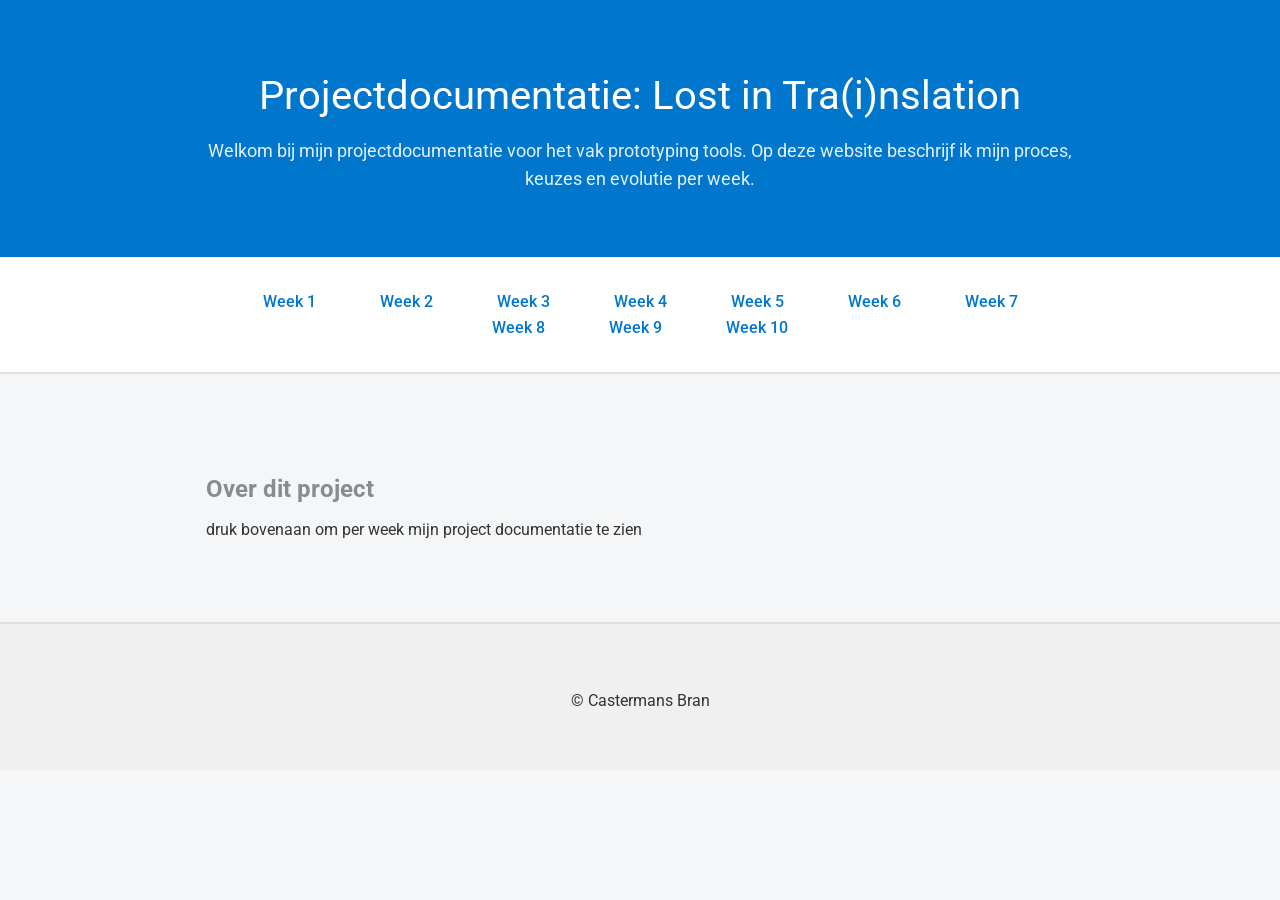
<file: index.html>
<!DOCTYPE html>
<html lang="en">
<head>
  <meta charset="UTF-8" />
  <meta name="viewport" content="width=device-width, initial-scale=1.0" />
  <title>Tailwind Fonts Overview</title>
  <link href="./dist/output.css" rel="stylesheet">
  <link rel="stylesheet" href="assets/styles.css">
  <link rel="stylesheet" href="assets/flexboxes.css">
  <link rel="stylesheet" href="assets/nav.css">
  <link rel="stylesheet" href="assets/typography.css">
</head>
<body>
<header class="site-header">
        <div class="container">
            <h1>Projectdocumentatie: Lost in Tra(i)nslation</h1>
            <p class="intro">Welkom bij mijn projectdocumentatie voor het vak prototyping tools. Op deze website beschrijf ik mijn proces, keuzes en evolutie per week.</p>
        </div>
    </header>

      
    <nav class="site-nav">
        <div class="container">
            <ul>
                <li><a href="week1.html">Week 1</a></li>
                <li><a href="week2.html">Week 2</a></li>
                <li><a href="week3.html">Week 3</a></li>
                <li><a href="week4.html">Week 4</a></li>
                <li><a href="week5.html">Week 5</a></li>
                <li><a href="week6.html">Week 6</a></li>
                <li><a href="week7.html">Week 7</a></li>
                <li><a href="week8.html">Week 8</a></li>
               <li><a href="week9.html">Week 9</a></li>
                <li><a href="week10.html">Week 10</a></li>
            </ul>
        </div>
    </nav>

    <main class="container">
        <section>
            <h2>Over dit project</h2>
            <p>druk bovenaan om per week mijn project documentatie te zien</p>
        </section>
    </main>

    <footer class="site-footer">
        <div class="container">
            <p>&copy; Castermans Bran</p>
        </div>
    </footer>

    </body>
</html>
</file>
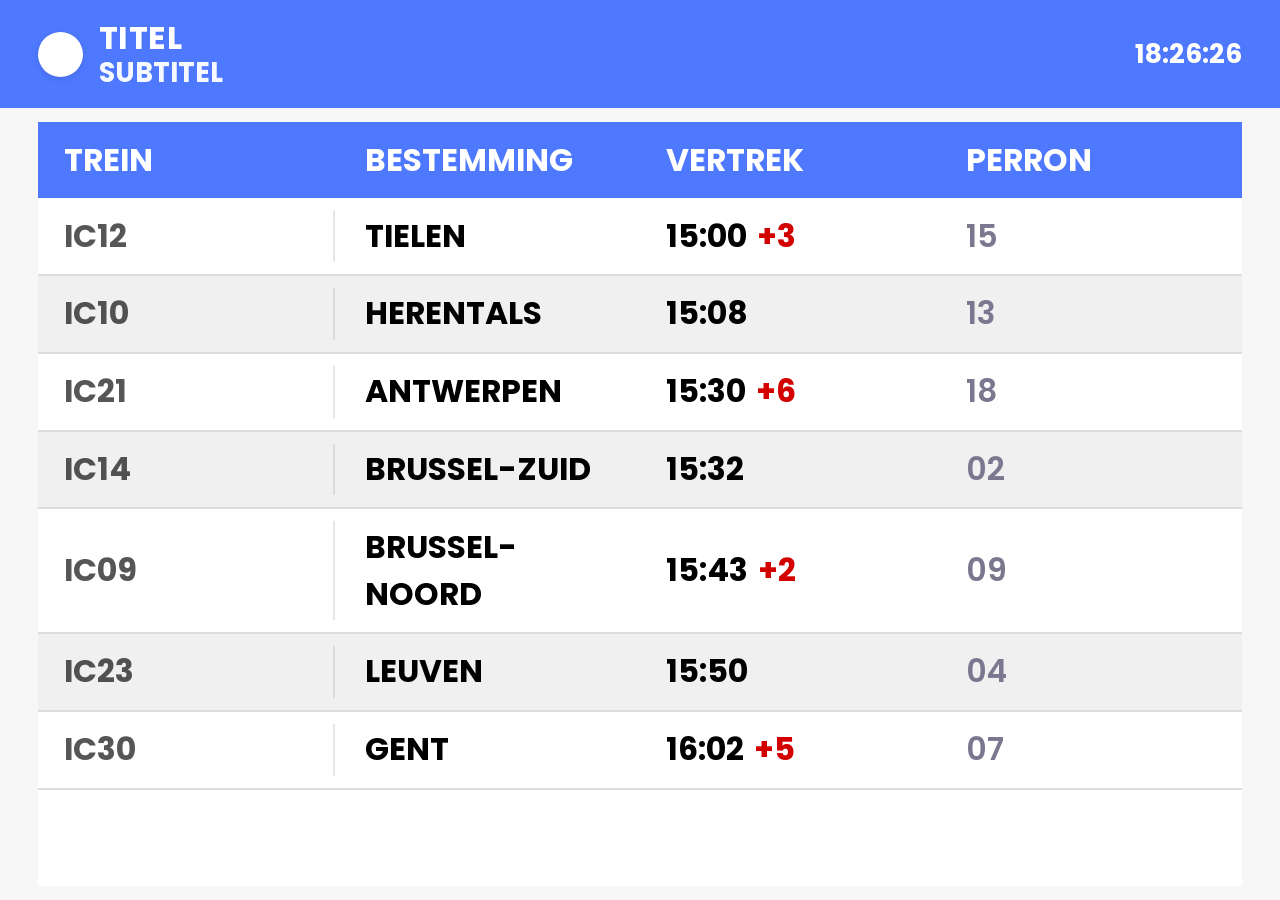
<file: overzichtscherm.html>
<!DOCTYPE html>
<html lang="nl">
<head>
  <meta charset="UTF-8" />
  <meta name="viewport" content="width=device-width, initial-scale=1.0" />
  <title>index</title>
  <link rel="preconnect" href="https://fonts.googleapis.com">
  <link rel="preconnect" href="https://fonts.gstatic.com" crossorigin>
  <!-- Gebruik Milker (lokaal) en Poppins als fallback -->
  <link href="https://fonts.googleapis.com/css2?family=Poppins:wght@400;600;700&display=swap" rel="stylesheet">
  <link rel="stylesheet" href="style2.css" />
</head>
<body>
  <div class="screen">
    <header class="screen-header">
      <div class="header-left">
        <div class="logo" aria-hidden="true"></div>
        <div class="title-wrap">
          <h1>TITEL</h1>
          <h2>SUBTITEL</h2>
        </div>
      </div>
      <div class="clock">14:59:12</div>
    </header>

    <div class="content">
      <!-- Table 1 -->
     <div class="train-table-wrapper">
  <table class="train-table">
        <thead>
          <tr>
            <th>TREIN</th>
            <th>BESTEMMING</th>
            <th>VERTREK</th>
            <th>PERRON</th>
          </tr>
        </thead>
        <tbody>
          <tr>
            <td class="train">IC12</td>
            <td class="destination">TIELEN</td>
            <td class="time delay">15:00 <span class="delay-amount">+3</span></td>
            <td class="platform">15</td>
          </tr>
          <tr>
            <td class="train">IC10</td>
            <td class="destination">HERENTALS</td>
            <td class="time">15:08</td>
            <td class="platform">13</td>
          </tr>
          <tr>
            <td class="train">IC21</td>
            <td class="destination">ANTWERPEN</td>
            <td class="time delay">15:30 <span class="delay-amount">+6</span></td>
            <td class="platform">18</td>
          </tr>
          <tr>
            <td class="train">IC14</td>
            <td class="destination">BRUSSEL-ZUID</td>
            <td class="time">15:32</td>
            <td class="platform">02</td>
          </tr>
          <tr>
            <td class="train">IC09</td>
            <td class="destination">BRUSSEL-NOORD</td>
            <td class="time delay">15:43 <span class="delay-amount">+2</span></td>
            <td class="platform">09</td>
          </tr>
           <tr>
            <td class="train">IC23</td>
            <td class="destination">LEUVEN</td>
            <td class="time">15:50</td>
            <td class="platform">04</td>
          </tr>
          <tr>
            <td class="train">IC30</td>
            <td class="destination">GENT</td>
            <td class="time delay">16:02 <span class="delay-amount">+5</span></td>
            <td class="platform">07</td>
          </tr>
        </tbody>
      </table>

     
      </table>
</div>

  <script>
    // Live clock: update the .clock element every second with HH:MM:SS
    (function startClock() {
      const clockEl = document.querySelector('.clock');
      if (!clockEl) return;

      function pad(n) { return n.toString().padStart(2, '0'); }

      function update() {
        const now = new Date();
        clockEl.textContent = `${pad(now.getHours())}:${pad(now.getMinutes())}:${pad(now.getSeconds())}`;
      }

      update();
      setInterval(update, 1000);
    })();
  </script>
</body>
</html>
</file>
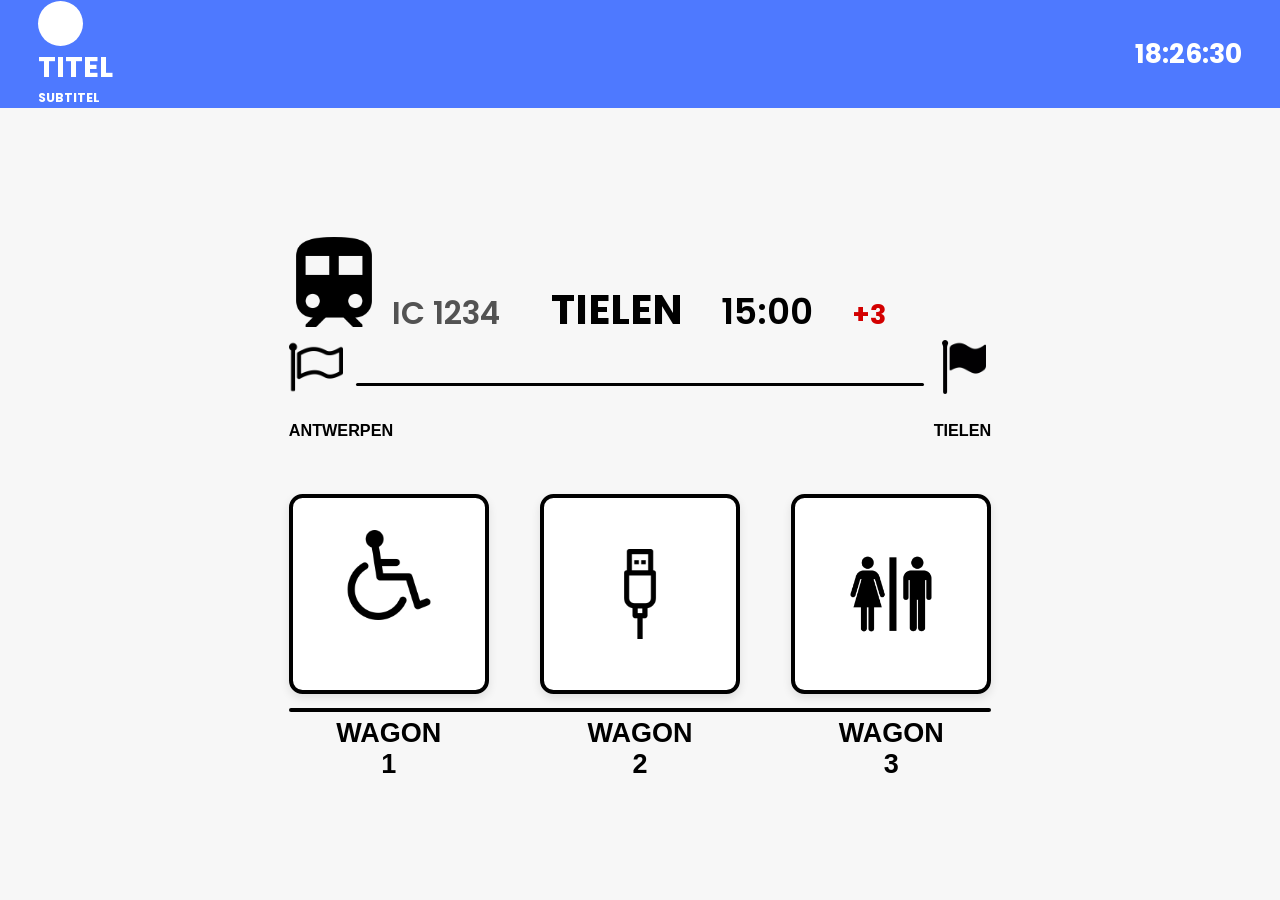
<file: wagonscherm.html>
<!DOCTYPE html>
<html lang="nl">
<head>
  <meta charset="UTF-8" />
  <meta name="viewport" content="width=device-width, initial-scale=1.0" />
  <title>Wagonscherm</title>
  <link href="https://fonts.googleapis.com/css2?family=Poppins:wght@400;600;700&display=swap" rel="stylesheet">
  <link rel="stylesheet" href="wagon.css" />
</head>
<body>
  <div class="screen">
    <!-- Bestaande header -->
    <header class="screen-header">
      <div class="header-left">
        <div class="logo"></div>
        <div class="title-wrap">
          <h1>TITEL</h1>
          <h2>SUBTITEL</h2>
        </div>
      </div>
      <div class="clock">14:59:12</div>
    </header>

    <!-- Inhoud wagonscherm -->
    <main class="wagon-content">
  <div class="train-line">
   <div class="train-info">
  <img src="wagon.img/trein.png" alt="Trein" class="train-icon" />
  <div class="train-text">
     <span class="train-number">IC 1234</span>
    <h3 class="destination">TIELEN</h3>
    <span class="time">15:00</span>
    <span class="delay">+3</span>
  </div>
</div>

<!-- Nieuwe lijn met vlaggen -->
<div class="train-line-flags">
  <!-- Container voor vlaggen + lijn -->
  <div class="flags-line-container">
    <img src="wagon.img/vlag.png" alt="Vlag links" class="flag left-flag">
    <div class="line"></div>
    <img src="wagon.img/zwartevlag.png" alt="Vlag rechts" class="flag right-flag">
  </div>

  <!-- Labels voor begin en eindstation -->
  <div class="station-labels">
    <span class="start-station">ANTWERPEN</span>
    <span class="end-station">TIELEN</span>
  </div>
</div>






    <div class="wagon-track">
      <div class="wagon">
        <div class="wagon-icons">
          <img src="wagon.img/rolstoel.png" alt="Rolstoel" class="icon" />
        </div>
        <h3><span class="wagon-label">WAGON 1</span></h3>
      </div>

      <div class="wagon">
        <div class="wagon-icons">
          <img src="wagon.img/oplader.png" alt="Oplader" class="icon" />
        </div>
        <span class="wagon-label">WAGON 2</span>
      </div>

      <div class="wagon">
        <div class="wagon-icons">
          <img src="wagon.img/toilet.png" alt="Vlag" class="icon" />
        </div>
        <span class="wagon-label">WAGON 3</span>
      </div>
    </div>
  </div>
</main>

  </div>

  <script>
    // Live klok
    (function startClock() {
      const clockEl = document.querySelector('.clock');
      if (!clockEl) return;
      function pad(n){return n.toString().padStart(2,'0');}
      function update(){
        const now = new Date();
        clockEl.textContent = `${pad(now.getHours())}:${pad(now.getMinutes())}:${pad(now.getSeconds())}`;
      }
      update(); setInterval(update, 1000);
    })();
  </script>
</body>
</html>
</file>
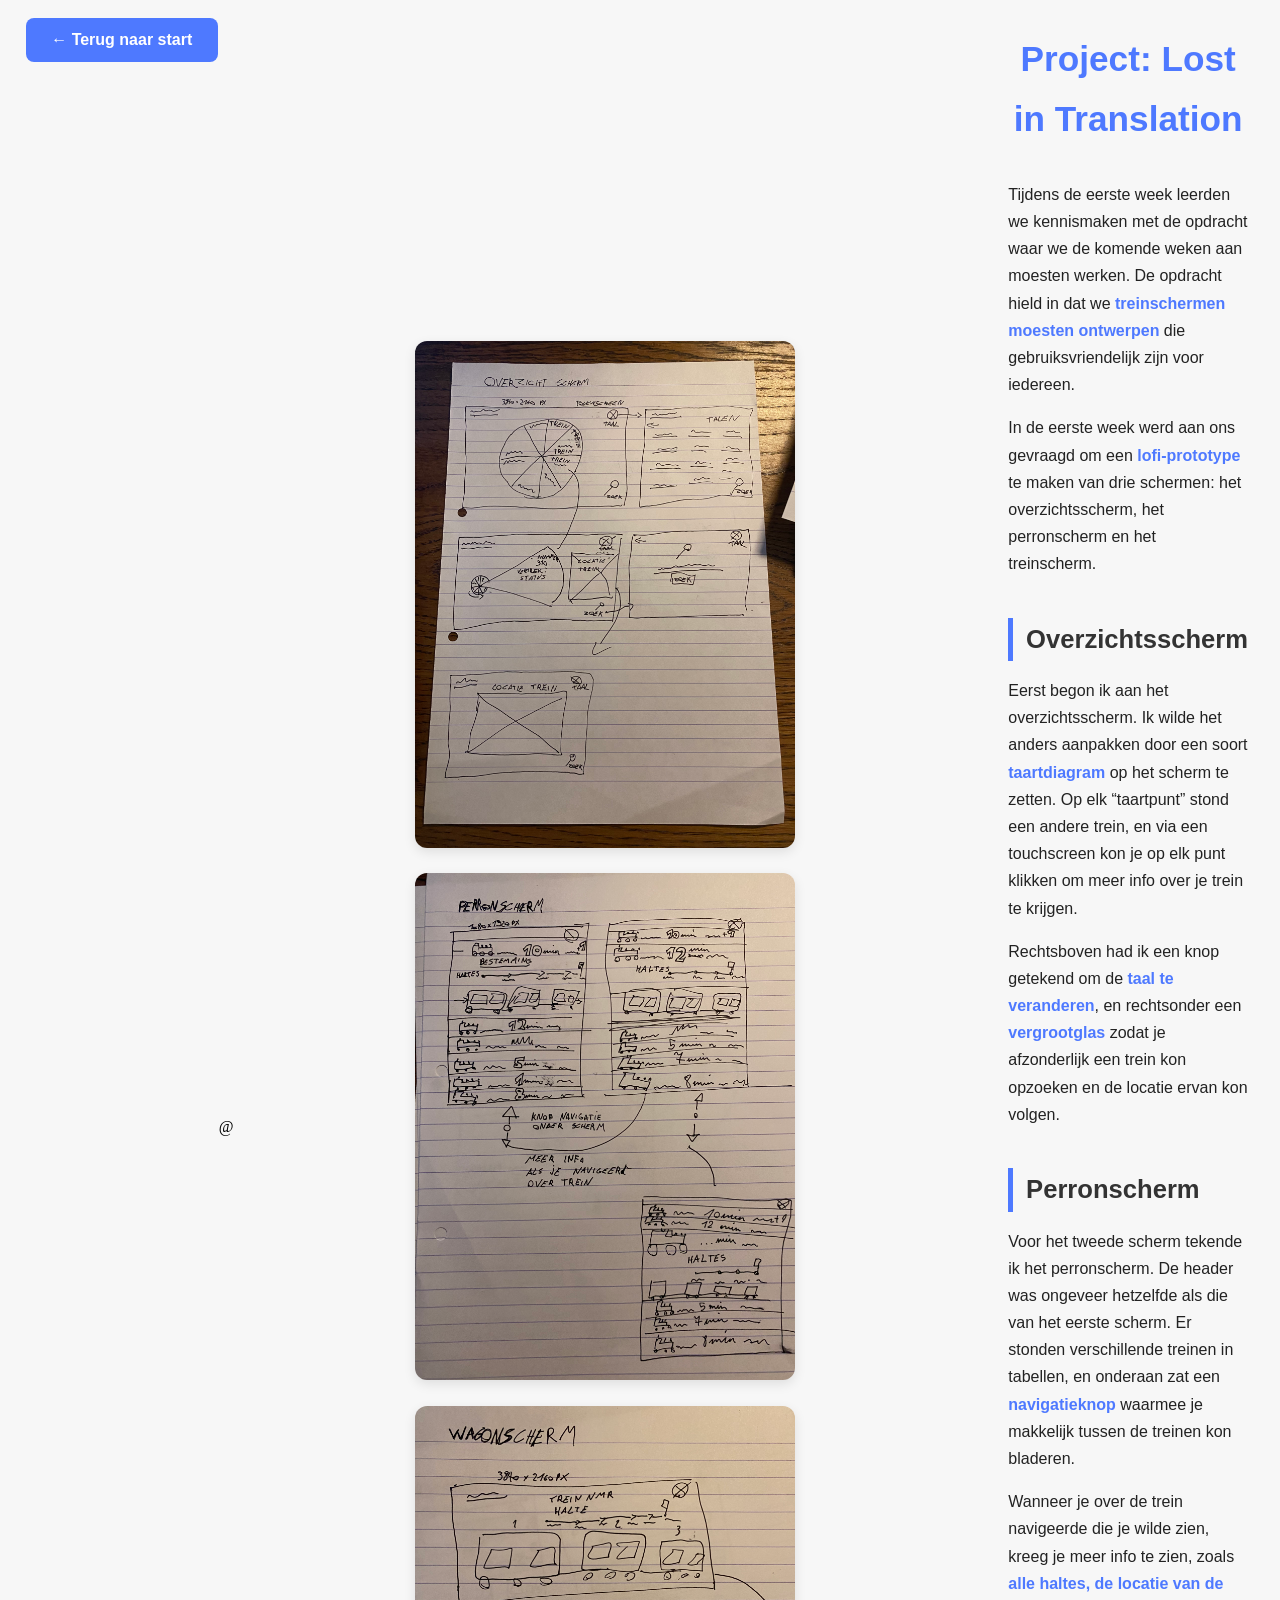
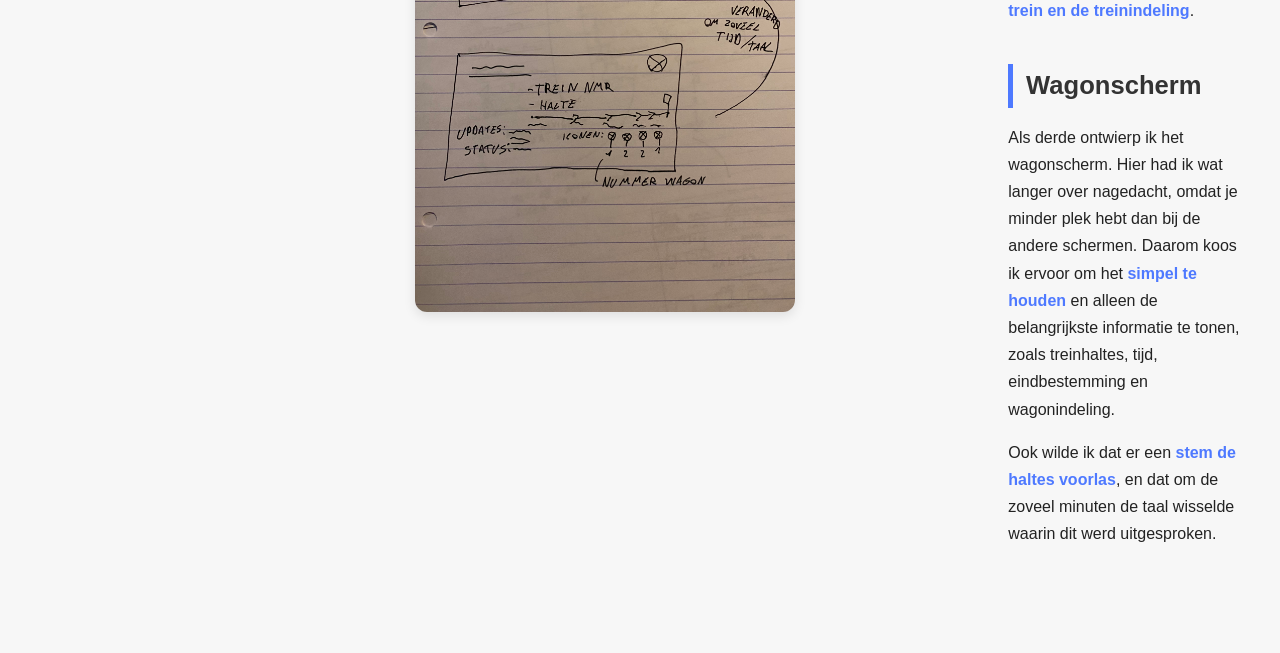
<file: week1.html>
<!DOCTYPE html>
<html lang="nl">
<head>
    <meta charset="UTF-8">
    <meta name="viewport" content="width=device-width, initial-scale=1.0">
    <title>Lost in Translation – Projectverslag</title>
    <link rel="stylesheet" href="assets/style1.css" />
</head>
<body>
    <!-- 🔙 Terugknop -->
  <div class="back-button-container">
  <a href="index.html" class="back-button">← Terug naar start</a>
</div>


@
    <div class="image-gallery">
    <img src="src/img/2526_PRTT_CastermansBran_lost in translation 1.1.jpeg" alt="Afbeelding 1">
    <img src="src/img/2526_PRTT_CastermansBran_lost in translation 1.2.jpeg" alt="Afbeelding 2">
    <img src="src/img/2526_PRTT_CastermansBran_lost in translation 1.3.jpeg" alt="Afbeelding 3">
  </div>

    <section class="project-text">
        <h1>Project: Lost in Translation</h1>
        <p>
            Tijdens de eerste week leerden we kennismaken met de opdracht waar we de komende weken aan moesten werken. 
            De opdracht hield in dat we <strong>treinschermen moesten ontwerpen</strong> die gebruiksvriendelijk zijn voor iedereen.
        </p>

        <p>
            In de eerste week werd aan ons gevraagd om een <strong>lofi-prototype</strong> te maken van drie schermen: 
            het overzichtsscherm, het perronscherm en het treinscherm.
        </p>

        <h2>Overzichtsscherm</h2>
        <p>
            Eerst begon ik aan het overzichtsscherm. Ik wilde het anders aanpakken door een soort 
            <strong>taartdiagram</strong> op het scherm te zetten. Op elk “taartpunt” stond een andere trein, 
            en via een touchscreen kon je op elk punt klikken om meer info over je trein te krijgen.
        </p>
        <p>
            Rechtsboven had ik een knop getekend om de <strong>taal te veranderen</strong>, 
            en rechtsonder een <strong>vergrootglas</strong> zodat je afzonderlijk een trein kon opzoeken 
            en de locatie ervan kon volgen.
        </p>

        <h2>Perronscherm</h2>
        <p>
            Voor het tweede scherm tekende ik het perronscherm. De header was ongeveer hetzelfde als die van het eerste scherm. 
            Er stonden verschillende treinen in tabellen, en onderaan zat een <strong>navigatieknop</strong> waarmee je makkelijk 
            tussen de treinen kon bladeren.
        </p>
        <p>
            Wanneer je over de trein navigeerde die je wilde zien, kreeg je meer info te zien, zoals 
            <strong>alle haltes, de locatie van de trein en de treinindeling</strong>.
        </p>

        <h2>Wagonscherm</h2>
        <p>
            Als derde ontwierp ik het wagonscherm. Hier had ik wat langer over nagedacht, omdat je minder plek hebt dan bij de andere schermen. 
            Daarom koos ik ervoor om het <strong>simpel te houden</strong> en alleen de belangrijkste informatie te tonen, zoals 
            treinhaltes, tijd, eindbestemming en wagonindeling.
        </p>
        <p>
            Ook wilde ik dat er een <strong>stem de haltes voorlas</strong>, en dat om de zoveel minuten de taal wisselde 
            waarin dit werd uitgesproken.
        </p>
    </section>
</body>
</html>
</file>
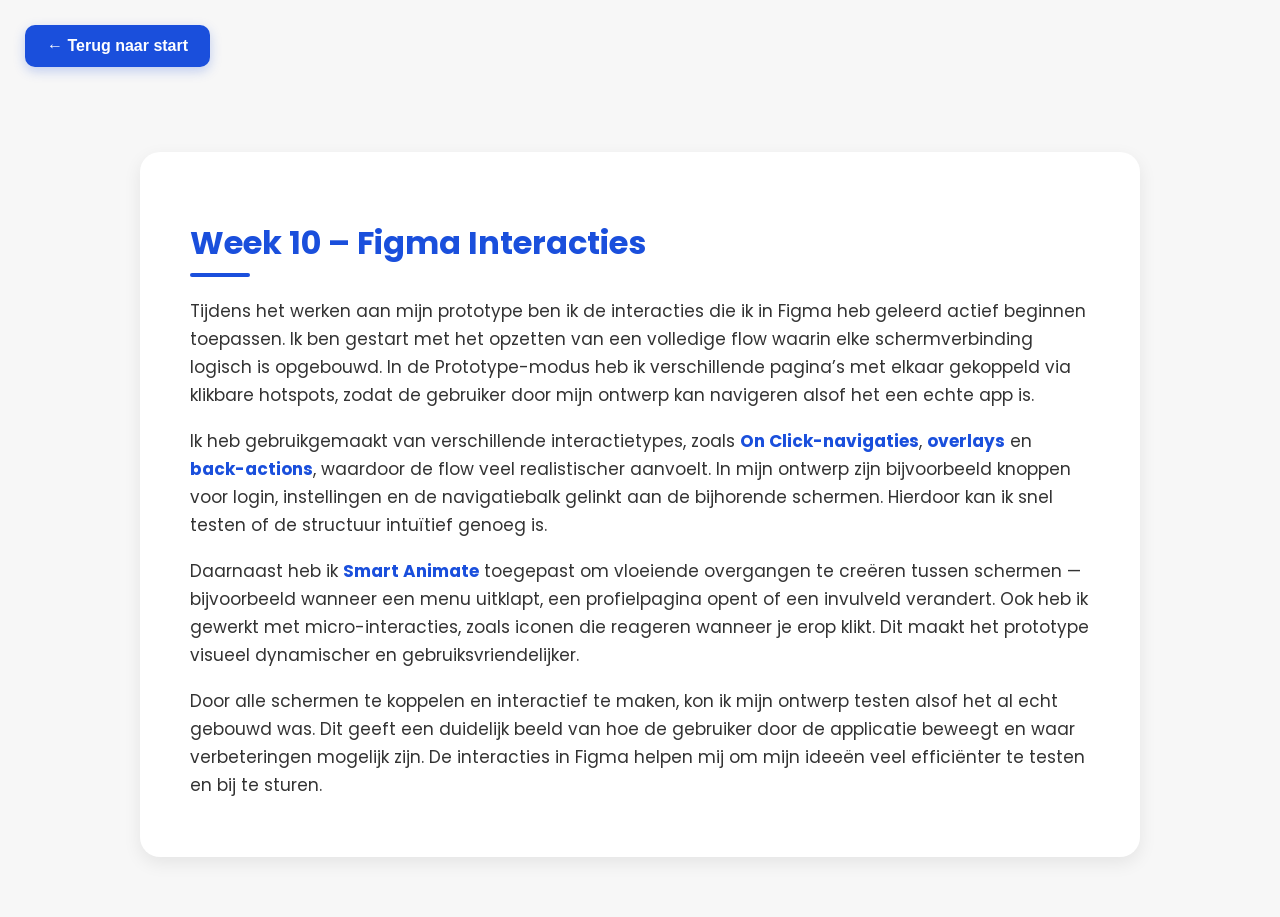
<file: week10.html>
<!DOCTYPE html>
<html lang="nl">
<head>
    <meta charset="UTF-8">
  <meta name="viewport" content="width=device-width, initial-scale=1.0">
  <title>Week 10— Figma Interacties</title>
  <link href="https://fonts.googleapis.com/css2?family=Poppins:wght@300;400;600;700&display=swap" rel="stylesheet">
  <link rel="stylesheet" href="assets/style10.css">
</head>

<body>
  <!-- Terugknop -->
  <div class="back-button-container">
    <button class="back-button" onclick="window.location.href='index.html'">← Terug naar start</button>
  </div>
</head>
<body>

    <section class="week week-10">
        <h2>Week 10 – Figma Interacties</h2>

        <p>
            Tijdens het werken aan mijn prototype ben ik de interacties die ik in Figma heb geleerd actief beginnen toepassen. 
            Ik ben gestart met het opzetten van een volledige flow waarin elke schermverbinding logisch is opgebouwd. 
            In de Prototype-modus heb ik verschillende pagina’s met elkaar gekoppeld via klikbare hotspots, zodat de gebruiker door mijn ontwerp kan navigeren alsof het een echte app is.
        </p>

        <p>
            Ik heb gebruikgemaakt van verschillende interactietypes, zoals <strong>On Click-navigaties</strong>, 
            <strong>overlays</strong> en <strong>back-actions</strong>, waardoor de flow veel realistischer aanvoelt. 
            In mijn ontwerp zijn bijvoorbeeld knoppen voor login, instellingen en de navigatiebalk gelinkt aan de bijhorende schermen. 
            Hierdoor kan ik snel testen of de structuur intuïtief genoeg is.
        </p>

        <p>
            Daarnaast heb ik <strong>Smart Animate</strong> toegepast om vloeiende overgangen te creëren tussen schermen — bijvoorbeeld wanneer een menu uitklapt, 
            een profielpagina opent of een invulveld verandert. 
            Ook heb ik gewerkt met micro-interacties, zoals iconen die reageren wanneer je erop klikt. 
            Dit maakt het prototype visueel dynamischer en gebruiksvriendelijker.
        </p>

        <p>
            Door alle schermen te koppelen en interactief te maken, kon ik mijn ontwerp testen alsof het al echt gebouwd was. 
            Dit geeft een duidelijk beeld van hoe de gebruiker door de applicatie beweegt en waar verbeteringen mogelijk zijn. 
            De interacties in Figma helpen mij om mijn ideeën veel efficiënter te testen en bij te sturen.
        </p>
    </section>

</body>
</html>
</file>
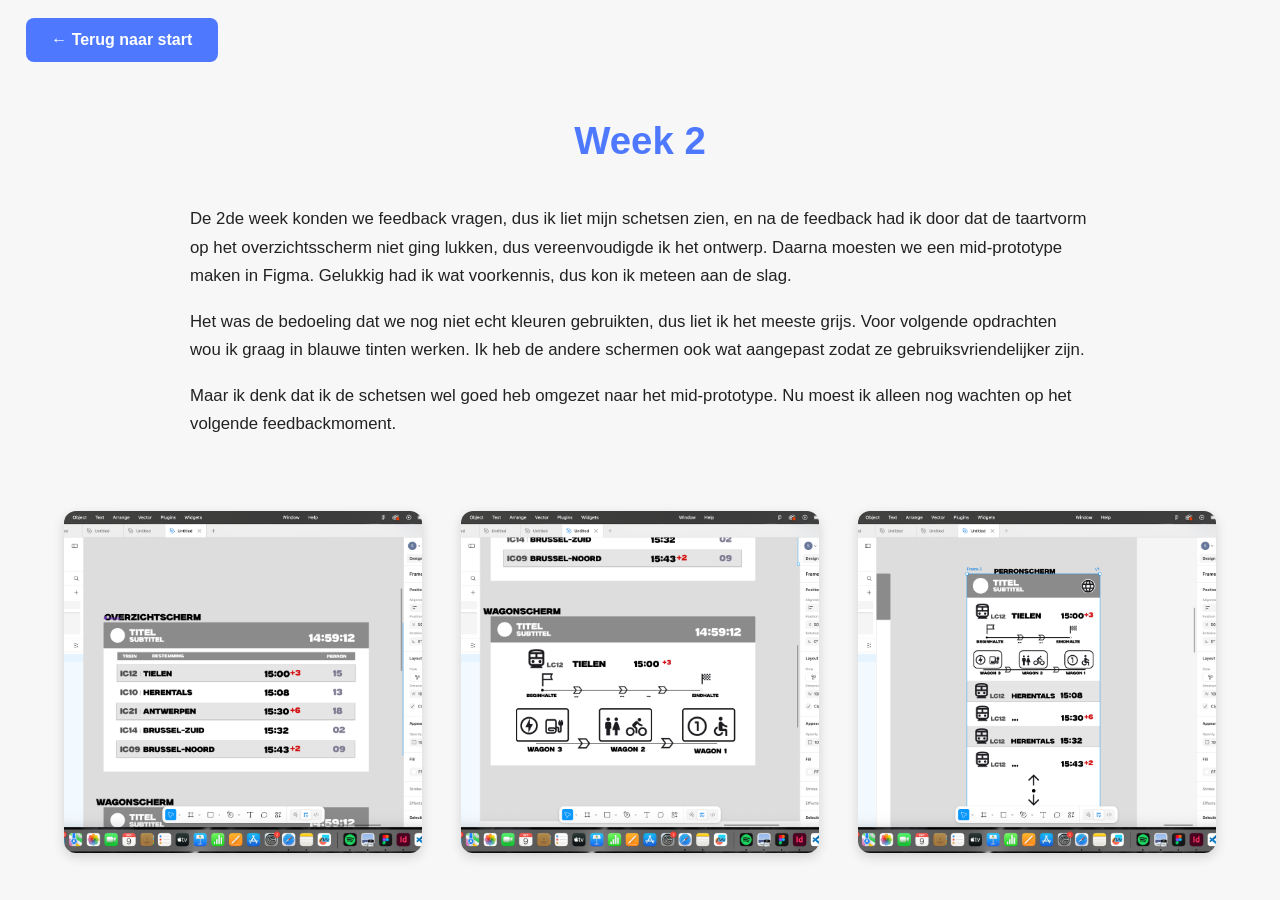
<file: week2.html>
<!DOCTYPE html>
<html lang="nl">
<head>
  <meta charset="UTF-8" />
  <meta name="viewport" content="width=device-width, initial-scale=1.0" />
  <title>Week 2</title>
  <link rel="stylesheet" href="assets/style2.css" />
</head>
<body>
  <!-- Terugknop -->
  <a href="index.html" class="back-button">← Terug naar start</a>

  <!-- Titel en tekst -->
  <div class="project-text">
    <h1>Week 2</h1>
    <p>
      De 2de week konden we feedback vragen, dus ik liet mijn schetsen zien, en na de feedback had ik door dat de
      taartvorm op het overzichtsscherm niet ging lukken, dus vereenvoudigde ik het ontwerp. 
      Daarna moesten we een mid-prototype maken in Figma. Gelukkig had ik wat voorkennis, dus kon ik meteen aan de slag.
    </p>
    <p>
      Het was de bedoeling dat we nog niet echt kleuren gebruikten, dus liet ik het meeste grijs. 
      Voor volgende opdrachten wou ik graag in blauwe tinten werken. 
      Ik heb de andere schermen ook wat aangepast zodat ze gebruiksvriendelijker zijn.
    </p>
    <p>
      Maar ik denk dat ik de schetsen wel goed heb omgezet naar het mid-prototype. 
      Nu moest ik alleen nog wachten op het volgende feedbackmoment.
    </p>
  </div>

  <!-- Afbeeldingengalerij -->
  <div class="image-gallery">
    <img src="src/img/Scherm­afbeelding 2025-10-09 om 16.03.16.png" alt="Week 2 beeld 1">
    <img src="src/img/Scherm­afbeelding 2025-10-09 om 16.03.20.png" alt="Week 2 beeld 2">
    <img src="src/img/Scherm­afbeelding 2025-10-09 om 16.03.29.png" alt="Week 2 beeld 3">
  </div>
</body>
</html>
</file>
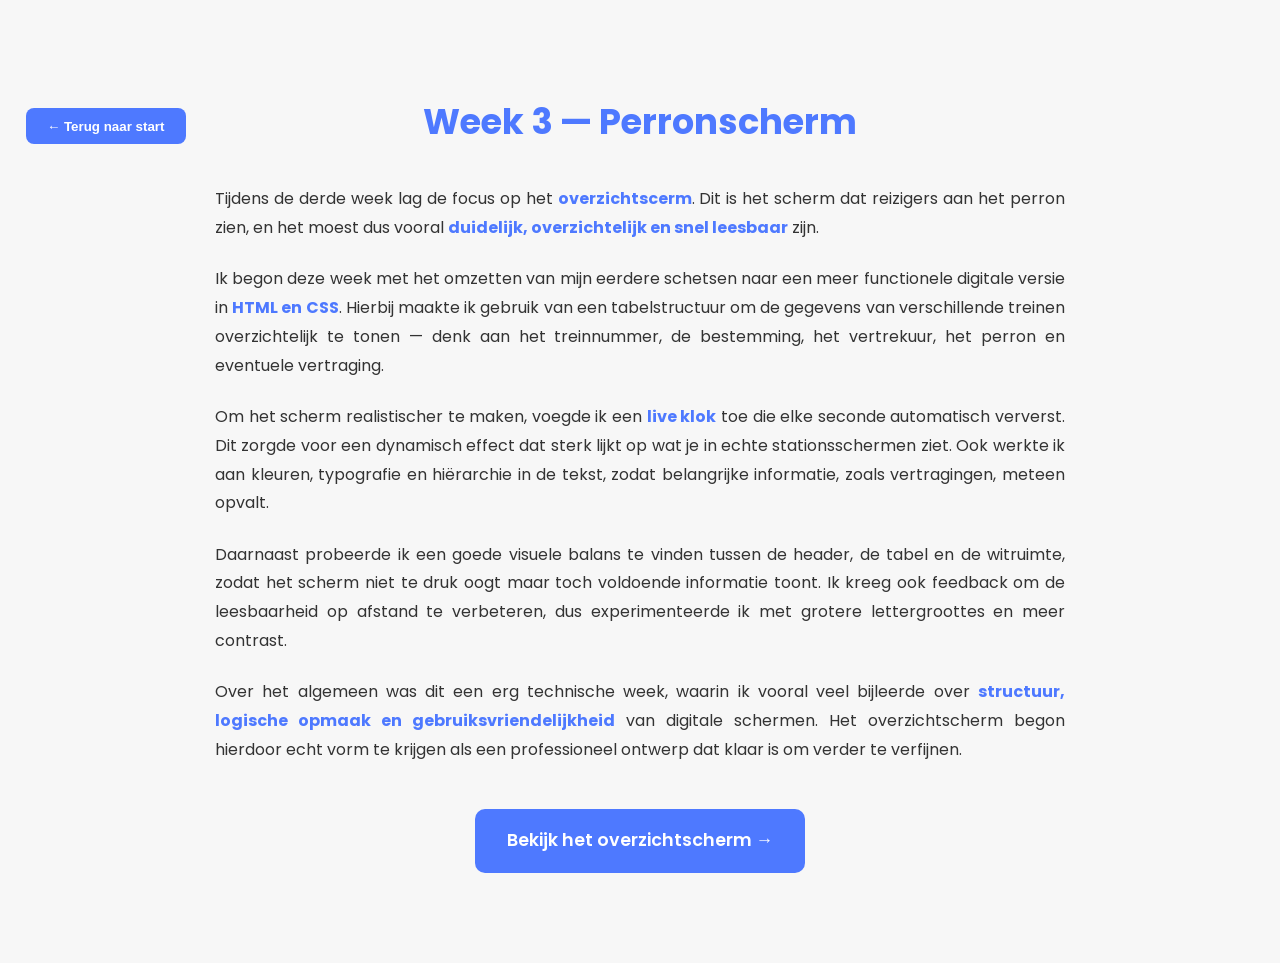
<file: week3.html>
<!DOCTYPE html>
<html lang="nl">
<head>
  <meta charset="UTF-8" />
  <meta name="viewport" content="width=device-width, initial-scale=1.0" />
  <title>Week 3 — Perronscherm</title>
  <link rel="stylesheet" href="assets/style3.css" />
  <link href="https://fonts.googleapis.com/css2?family=Poppins:wght@400;600;700&display=swap" rel="stylesheet">
</head>
<body>
  <!-- Terugknop -->
  <div class="back-button-container">
    <button class="back-button" onclick="window.location.href='index.html'">← Terug naar start</button>
  </div>

  <!-- Tekstsectie -->
  <section class="project-text">
    <h1>Week 3 — Perronscherm</h1>

    <p>
      Tijdens de derde week lag de focus op het <strong>overzichtscerm</strong>. Dit is het scherm dat reizigers aan het perron zien, en het moest dus vooral 
      <strong>duidelijk, overzichtelijk en snel leesbaar</strong> zijn.
    </p>

    <p>
      Ik begon deze week met het omzetten van mijn eerdere schetsen naar een meer functionele digitale versie in 
      <strong>HTML en CSS</strong>. Hierbij maakte ik gebruik van een tabelstructuur om de gegevens van verschillende treinen overzichtelijk te tonen — 
      denk aan het treinnummer, de bestemming, het vertrekuur, het perron en eventuele vertraging.
    </p>

    <p>
      Om het scherm realistischer te maken, voegde ik een <strong>live klok</strong> toe die elke seconde automatisch ververst. 
      Dit zorgde voor een dynamisch effect dat sterk lijkt op wat je in echte stationsschermen ziet. 
      Ook werkte ik aan kleuren, typografie en hiërarchie in de tekst, zodat belangrijke informatie, zoals vertragingen, meteen opvalt.
    </p>

    <p>
      Daarnaast probeerde ik een goede visuele balans te vinden tussen de header, de tabel en de witruimte, zodat het scherm niet te druk oogt 
      maar toch voldoende informatie toont. Ik kreeg ook feedback om de leesbaarheid op afstand te verbeteren, 
      dus experimenteerde ik met grotere lettergroottes en meer contrast.
    </p>

    <p>
      Over het algemeen was dit een erg technische week, waarin ik vooral veel bijleerde over 
      <strong>structuur, logische opmaak en gebruiksvriendelijkheid</strong> van digitale schermen. 
      Het overzichtscherm begon hierdoor echt vorm te krijgen als een professioneel ontwerp dat klaar is om verder te verfijnen.
    </p>
  </section>

  <!-- Link naar index-pagina -->
  <div class="link-container">
    <a href="overzichtscherm.html" class="project-link">Bekijk het overzichtscherm →</a>
  </div>
</body>
</html>
</file>
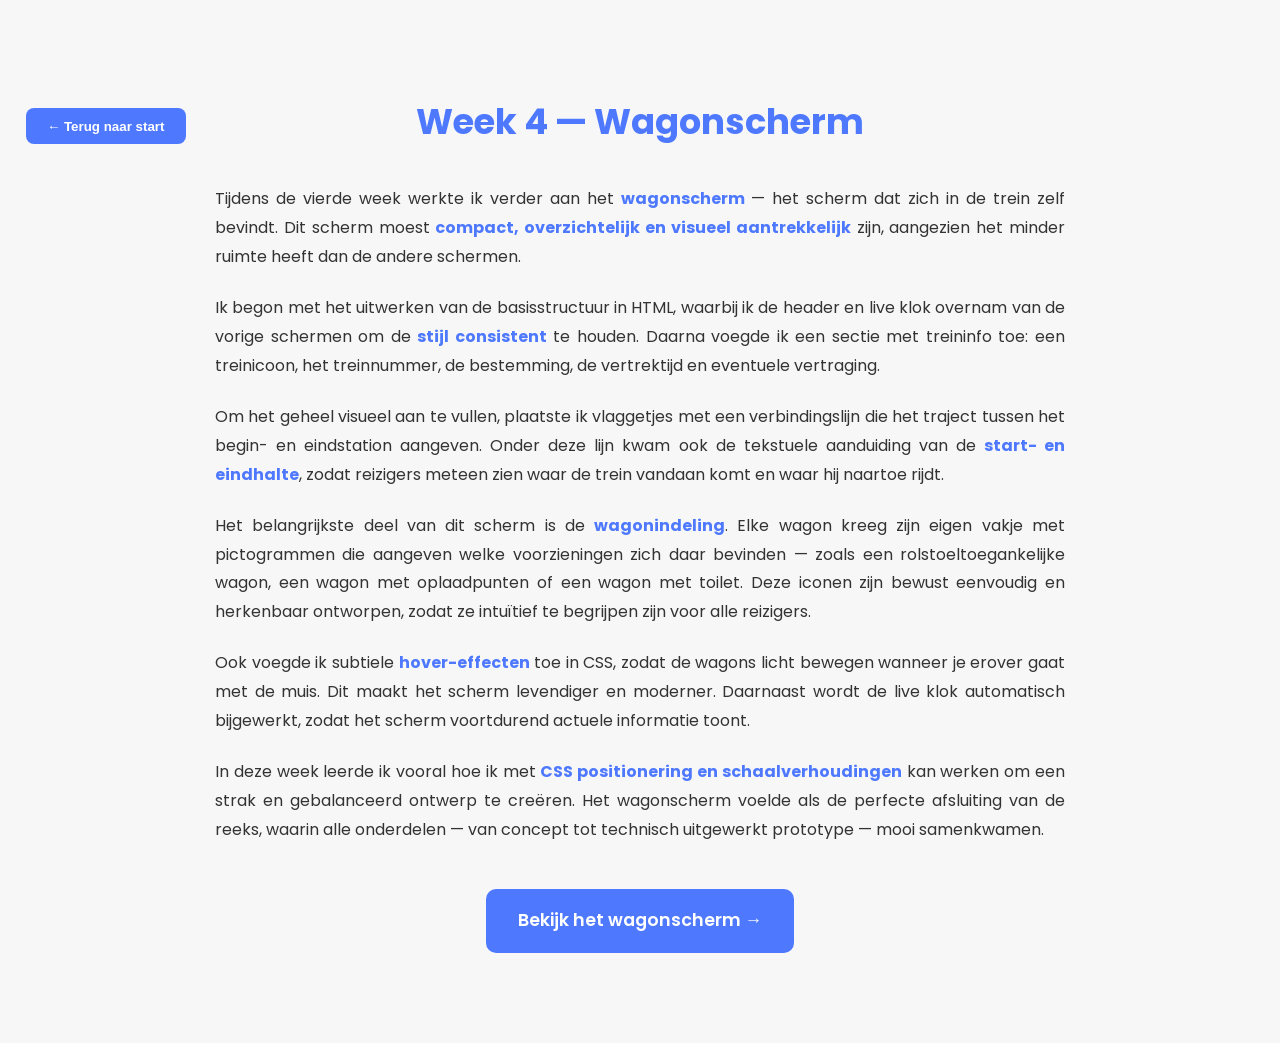
<file: week4.html>
<!DOCTYPE html>
<html lang="nl">
<head>
  <meta charset="UTF-8">
  <meta name="viewport" content="width=device-width, initial-scale=1.0">
  <title>Week 4 — Wagonscherm</title>
  <link href="https://fonts.googleapis.com/css2?family=Poppins:wght@400;600;700&display=swap" rel="stylesheet">
  <link rel="stylesheet" href="assets/style4.css">
</head>
<body>
  <!-- Terugknop -->
  <div class="back-button-container">
    <button class="back-button" onclick="window.location.href='index.html'">← Terug naar start</button>
  </div>

  <!-- Tekstsectie -->
  <section class="project-text">
    <h1>Week 4 — Wagonscherm</h1>

    <p>
      Tijdens de vierde week werkte ik verder aan het <strong>wagonscherm</strong> — het scherm dat zich in de trein zelf bevindt. 
      Dit scherm moest <strong>compact, overzichtelijk en visueel aantrekkelijk</strong> zijn, aangezien het minder ruimte heeft dan de andere schermen.
    </p>

    <p>
      Ik begon met het uitwerken van de basisstructuur in HTML, waarbij ik de header en live klok overnam van de vorige schermen om de 
      <strong>stijl consistent</strong> te houden. Daarna voegde ik een sectie met treininfo toe: een treinicoon, het treinnummer, de bestemming, 
      de vertrektijd en eventuele vertraging.
    </p>

    <p>
      Om het geheel visueel aan te vullen, plaatste ik vlaggetjes met een verbindingslijn die het traject tussen het begin- en eindstation aangeven. 
      Onder deze lijn kwam ook de tekstuele aanduiding van de <strong>start- en eindhalte</strong>, zodat reizigers meteen zien waar de trein vandaan komt 
      en waar hij naartoe rijdt.
    </p>

    <p>
      Het belangrijkste deel van dit scherm is de <strong>wagonindeling</strong>. Elke wagon kreeg zijn eigen vakje met pictogrammen die aangeven 
      welke voorzieningen zich daar bevinden — zoals een rolstoeltoegankelijke wagon, een wagon met oplaadpunten of een wagon met toilet. 
      Deze iconen zijn bewust eenvoudig en herkenbaar ontworpen, zodat ze intuïtief te begrijpen zijn voor alle reizigers.
    </p>

    <p>
      Ook voegde ik subtiele <strong>hover-effecten</strong> toe in CSS, zodat de wagons licht bewegen wanneer je erover gaat met de muis. 
      Dit maakt het scherm levendiger en moderner. Daarnaast wordt de live klok automatisch bijgewerkt, zodat het scherm voortdurend actuele informatie toont.
    </p>

    <p>
      In deze week leerde ik vooral hoe ik met <strong>CSS positionering en schaalverhoudingen</strong> kan werken om een strak en gebalanceerd ontwerp te creëren. 
      Het wagonscherm voelde als de perfecte afsluiting van de reeks, waarin alle onderdelen — van concept tot technisch uitgewerkt prototype — mooi samenkwamen.
    </p>
  </section>

  <!-- Link naar het wagonscherm -->
  <div class="link-container">
    <a href="wagonscherm.html" class="project-link">Bekijk het wagonscherm →</a>
  </div>
</body>
</html>
</file>
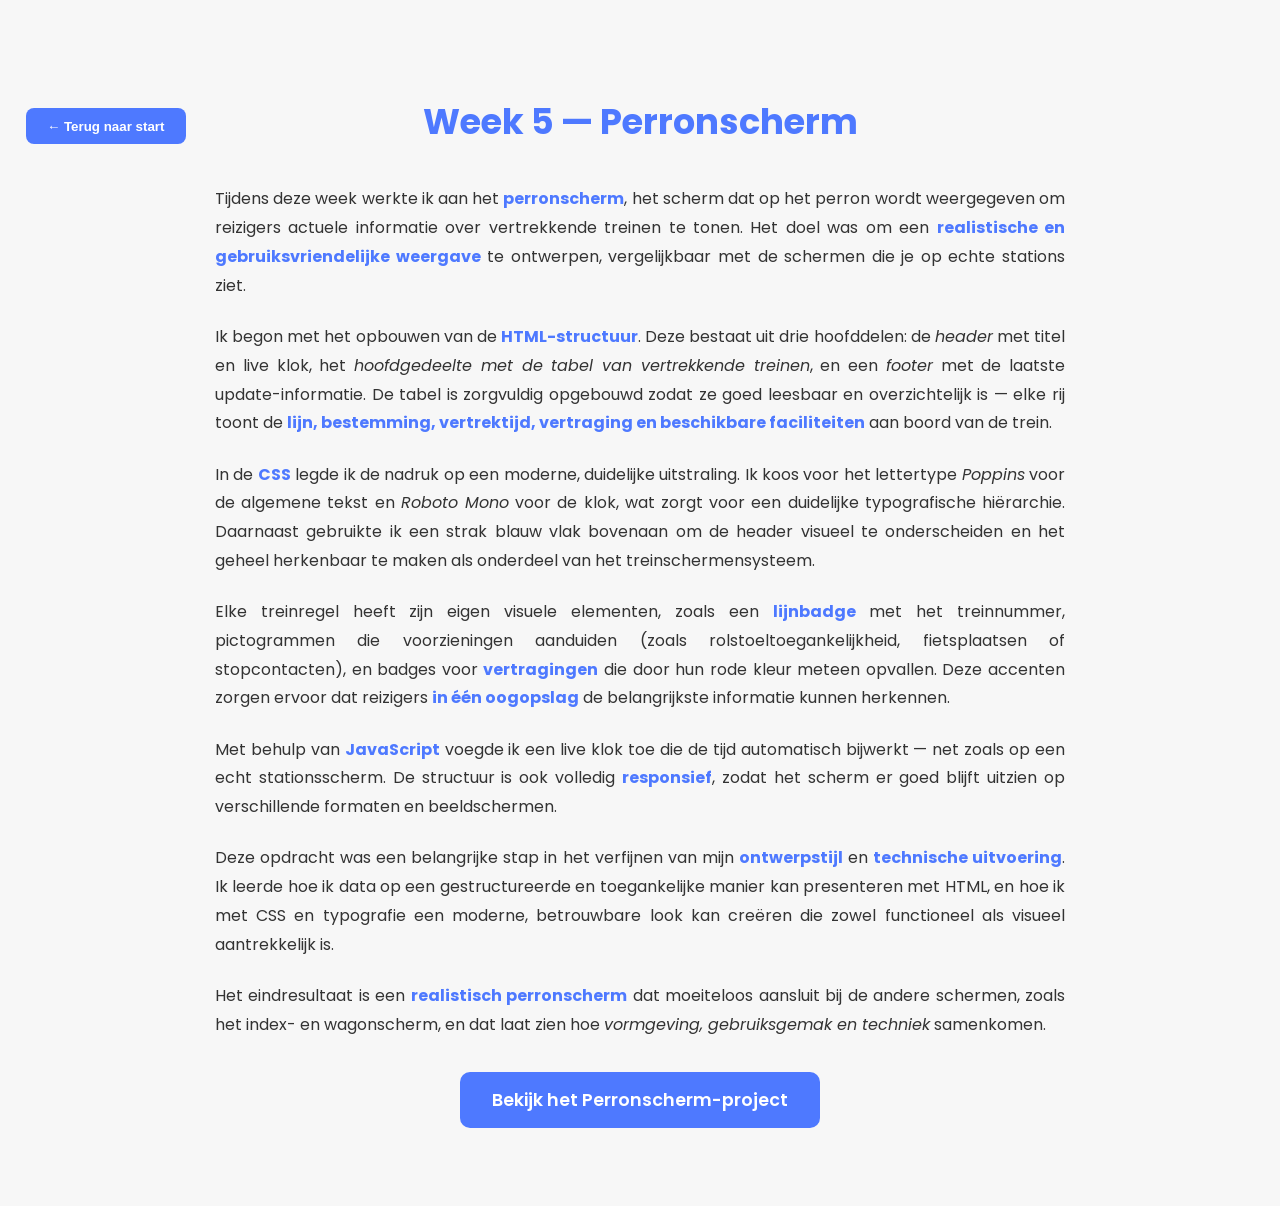
<file: week5.html>
<!DOCTYPE html>
<html lang="nl">
<head>
  <meta charset="UTF-8" />
  <meta name="viewport" content="width=device-width, initial-scale=1.0" />
  <title>Week 3 — Perronscherm</title>
  <link href="https://fonts.googleapis.com/css2?family=Poppins:wght@400;600;700&display=swap" rel="stylesheet">
  <link rel="stylesheet" href="assets/style5.css" />
</head>

<body>
  <!-- Terugknop -->
  <div class="back-button-container">
    <button class="back-button" onclick="window.location.href='index.html'">← Terug naar start</button>
  </div>

  <!-- Titel -->
  <section class="project-text">
    <h1>Week 5 — Perronscherm</h1>

    <p>
      Tijdens deze week werkte ik aan het <strong>perronscherm</strong>, het scherm dat op het perron wordt weergegeven om reizigers actuele informatie over vertrekkende treinen te tonen.
      Het doel was om een <strong>realistische en gebruiksvriendelijke weergave</strong> te ontwerpen, vergelijkbaar met de schermen die je op echte stations ziet.
    </p>

    <p>
      Ik begon met het opbouwen van de <strong>HTML-structuur</strong>. Deze bestaat uit drie hoofddelen: de <em>header</em> met titel en live klok, het <em>hoofdgedeelte met de tabel van vertrekkende treinen</em>,
      en een <em>footer</em> met de laatste update-informatie. De tabel is zorgvuldig opgebouwd zodat ze goed leesbaar en overzichtelijk is — elke rij toont de <strong>lijn, bestemming, vertrektijd,
      vertraging en beschikbare faciliteiten</strong> aan boord van de trein.
    </p>

    <p>
      In de <strong>CSS</strong> legde ik de nadruk op een moderne, duidelijke uitstraling. Ik koos voor het lettertype <em>Poppins</em> voor de algemene tekst
      en <em>Roboto Mono</em> voor de klok, wat zorgt voor een duidelijke typografische hiërarchie.
      Daarnaast gebruikte ik een strak blauw vlak bovenaan om de header visueel te onderscheiden en het geheel herkenbaar te maken als onderdeel van het treinschermensysteem.
    </p>

    <p>
      Elke treinregel heeft zijn eigen visuele elementen, zoals een <strong>lijnbadge</strong> met het treinnummer, pictogrammen die voorzieningen aanduiden (zoals
      rolstoeltoegankelijkheid, fietsplaatsen of stopcontacten), en badges voor <strong>vertragingen</strong> die door hun rode kleur meteen opvallen.
      Deze accenten zorgen ervoor dat reizigers <strong>in één oogopslag</strong> de belangrijkste informatie kunnen herkennen.
    </p>

    <p>
      Met behulp van <strong>JavaScript</strong> voegde ik een live klok toe die de tijd automatisch bijwerkt — net zoals op een echt stationsscherm.
      De structuur is ook volledig <strong>responsief</strong>, zodat het scherm er goed blijft uitzien op verschillende formaten en beeldschermen.
    </p>

    <p>
      Deze opdracht was een belangrijke stap in het verfijnen van mijn <strong>ontwerpstijl</strong> en <strong>technische uitvoering</strong>.
      Ik leerde hoe ik data op een gestructureerde en toegankelijke manier kan presenteren met HTML, en hoe ik met CSS en typografie
      een moderne, betrouwbare look kan creëren die zowel functioneel als visueel aantrekkelijk is.
    </p>

    <p>
      Het eindresultaat is een <strong>realistisch perronscherm</strong> dat moeiteloos aansluit bij de andere schermen, zoals het index- en wagonscherm,
      en dat laat zien hoe <em>vormgeving, gebruiksgemak en techniek</em> samenkomen.
    </p>
  </section>

  <!-- Projectlink -->
  <ul class="project-link">
    <li><a href="perron.html" target="_blank">Bekijk het Perronscherm-project</a></li>
  </ul>
</body>
</html>
</file>
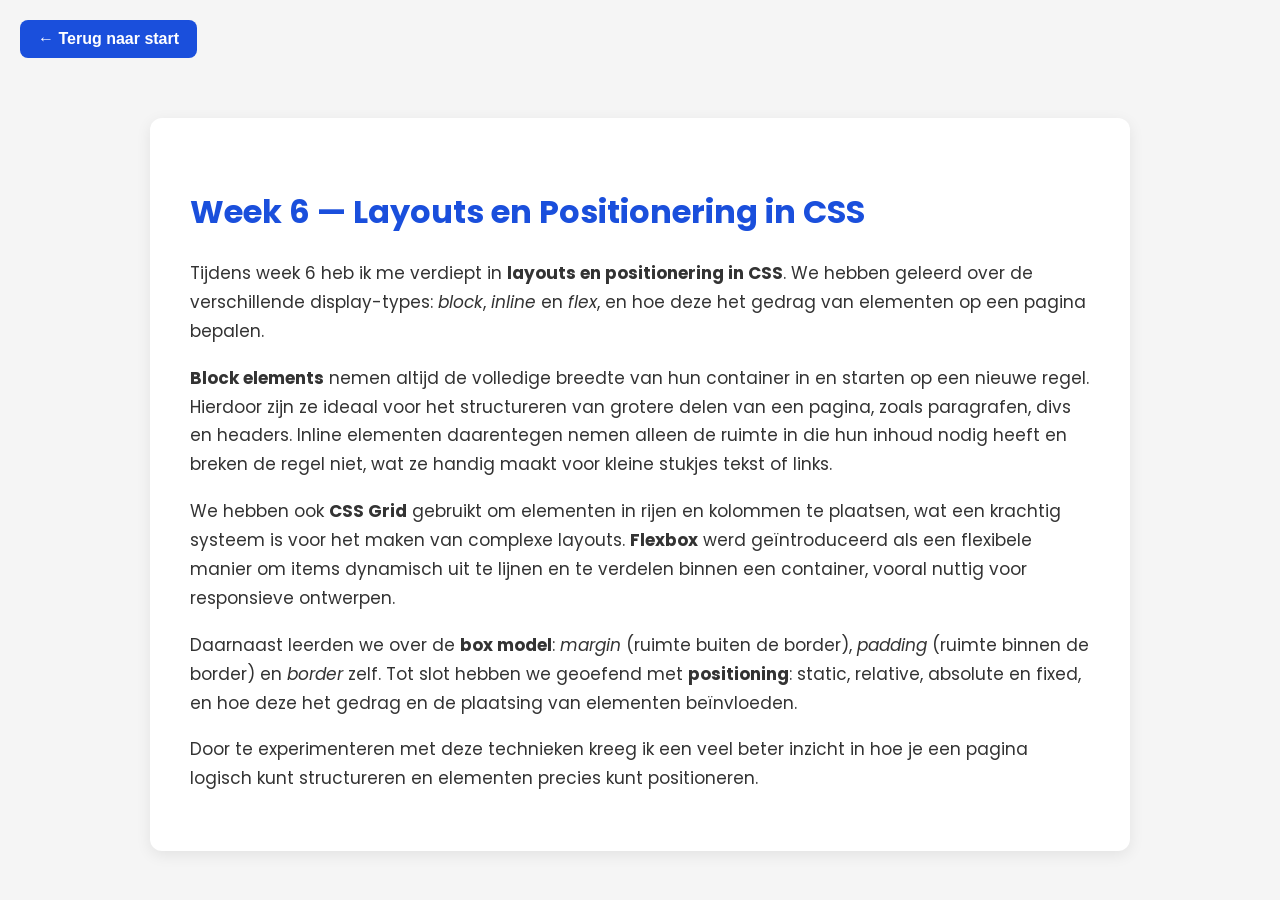
<file: week6.html>
<!DOCTYPE html>
<html lang="nl">
<head>
  <meta charset="UTF-8">
  <meta name="viewport" content="width=device-width, initial-scale=1.0">
  <title>Week 6— Tailwind CSS</title>
  <link href="https://fonts.googleapis.com/css2?family=Poppins:wght@300;400;600;700&display=swap" rel="stylesheet">
  <link rel="stylesheet" href="assets/style6.css">
</head>

<body>
  <!-- Terugknop -->
  <div class="back-button-container">
    <button class="back-button" onclick="window.location.href='index.html'">← Terug naar start</button>
  </div>

  <section class="project-text">
    <h1>Week 6 — Layouts en Positionering in CSS</h1>

    <p> Tijdens week 6 heb ik me verdiept in <strong>layouts en positionering in CSS</strong>. We hebben geleerd over de verschillende display-types: <em>block</em>, <em>inline</em> en <em>flex</em>, en hoe deze het gedrag van elementen op een pagina bepalen. </p> <p> <strong>Block elements</strong> nemen altijd de volledige breedte van hun container in en starten op een nieuwe regel. Hierdoor zijn ze ideaal voor het structureren van grotere delen van een pagina, zoals paragrafen, divs en headers. Inline elementen daarentegen nemen alleen de ruimte in die hun inhoud nodig heeft en breken de regel niet, wat ze handig maakt voor kleine stukjes tekst of links. </p> <p> We hebben ook <strong>CSS Grid</strong> gebruikt om elementen in rijen en kolommen te plaatsen, wat een krachtig systeem is voor het maken van complexe layouts. <strong>Flexbox</strong> werd geïntroduceerd als een flexibele manier om items dynamisch uit te lijnen en te verdelen binnen een container, vooral nuttig voor responsieve ontwerpen. </p> <p> Daarnaast leerden we over de <strong>box model</strong>: <em>margin</em> (ruimte buiten de border), <em>padding</em> (ruimte binnen de border) en <em>border</em> zelf. Tot slot hebben we geoefend met <strong>positioning</strong>: static, relative, absolute en fixed, en hoe deze het gedrag en de plaatsing van elementen beïnvloeden. </p> <p> Door te experimenteren met deze technieken kreeg ik een veel beter inzicht in hoe je een pagina logisch kunt structureren en elementen precies kunt positioneren. </p>
  </section>

</body>
</html>
</file>
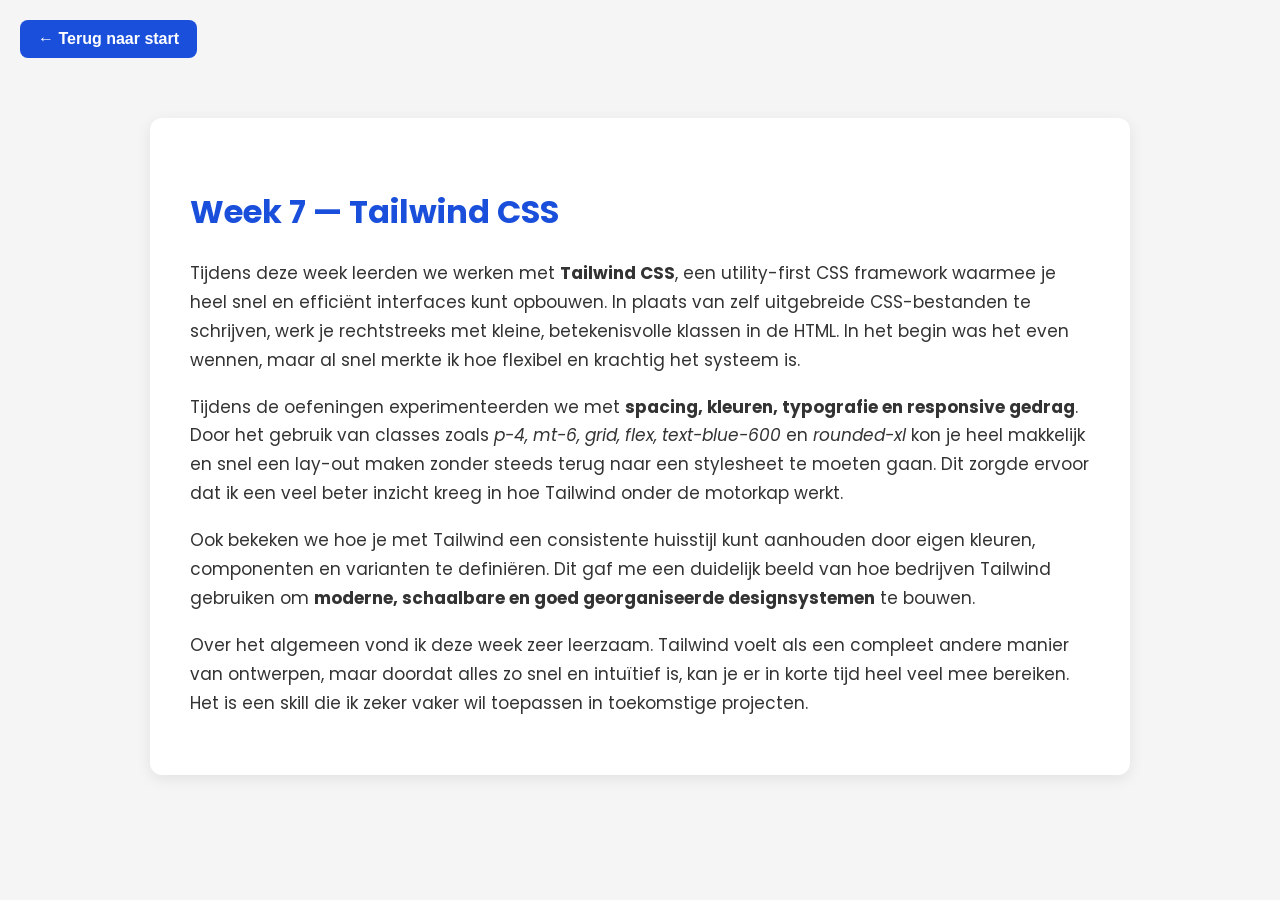
<file: week7.html>
<!DOCTYPE html>
<html lang="nl">
<head>
  <meta charset="UTF-8">
  <meta name="viewport" content="width=device-width, initial-scale=1.0">
  <title>Week 7 — Tailwind CSS</title>
  <link href="https://fonts.googleapis.com/css2?family=Poppins:wght@300;400;600;700&display=swap" rel="stylesheet">
  <link rel="stylesheet" href="assets/style7.css">
</head>

<body>
  <!-- Terugknop -->
  <div class="back-button-container">
    <button class="back-button" onclick="window.location.href='index.html'">← Terug naar start</button>
  </div>

  <section class="project-text">
    <h1>Week 7 — Tailwind CSS</h1>

    <p>
      Tijdens deze week leerden we werken met <strong>Tailwind CSS</strong>, een utility-first CSS framework waarmee je heel snel 
      en efficiënt interfaces kunt opbouwen. In plaats van zelf uitgebreide CSS-bestanden te schrijven, werk je rechtstreeks
      met kleine, betekenisvolle klassen in de HTML. In het begin was het even wennen, maar al snel merkte ik hoe flexibel en
      krachtig het systeem is.
    </p>

    <p>
      Tijdens de oefeningen experimenteerden we met <strong>spacing, kleuren, typografie en responsive gedrag</strong>. Door het gebruik van
      classes zoals <em>p-4, mt-6, grid, flex, text-blue-600</em> en <em>rounded-xl</em> kon je heel makkelijk en snel een lay-out maken zonder
      steeds terug naar een stylesheet te moeten gaan. Dit zorgde ervoor dat ik een veel beter inzicht kreeg in hoe Tailwind
      onder de motorkap werkt.
    </p>

    <p>
      Ook bekeken we hoe je met Tailwind een consistente huisstijl kunt aanhouden door eigen kleuren, componenten en varianten
      te definiëren. Dit gaf me een duidelijk beeld van hoe bedrijven Tailwind gebruiken om <strong>moderne, schaalbare en goed
      georganiseerde designsystemen</strong> te bouwen.
    </p>

    <p>
      Over het algemeen vond ik deze week zeer leerzaam. Tailwind voelt als een compleet andere manier van ontwerpen, maar
      doordat alles zo snel en intuïtief is, kan je er in korte tijd heel veel mee bereiken. Het is een skill die ik zeker 
      vaker wil toepassen in toekomstige projecten.
    </p>
  </section>

</body>
</html>
</file>
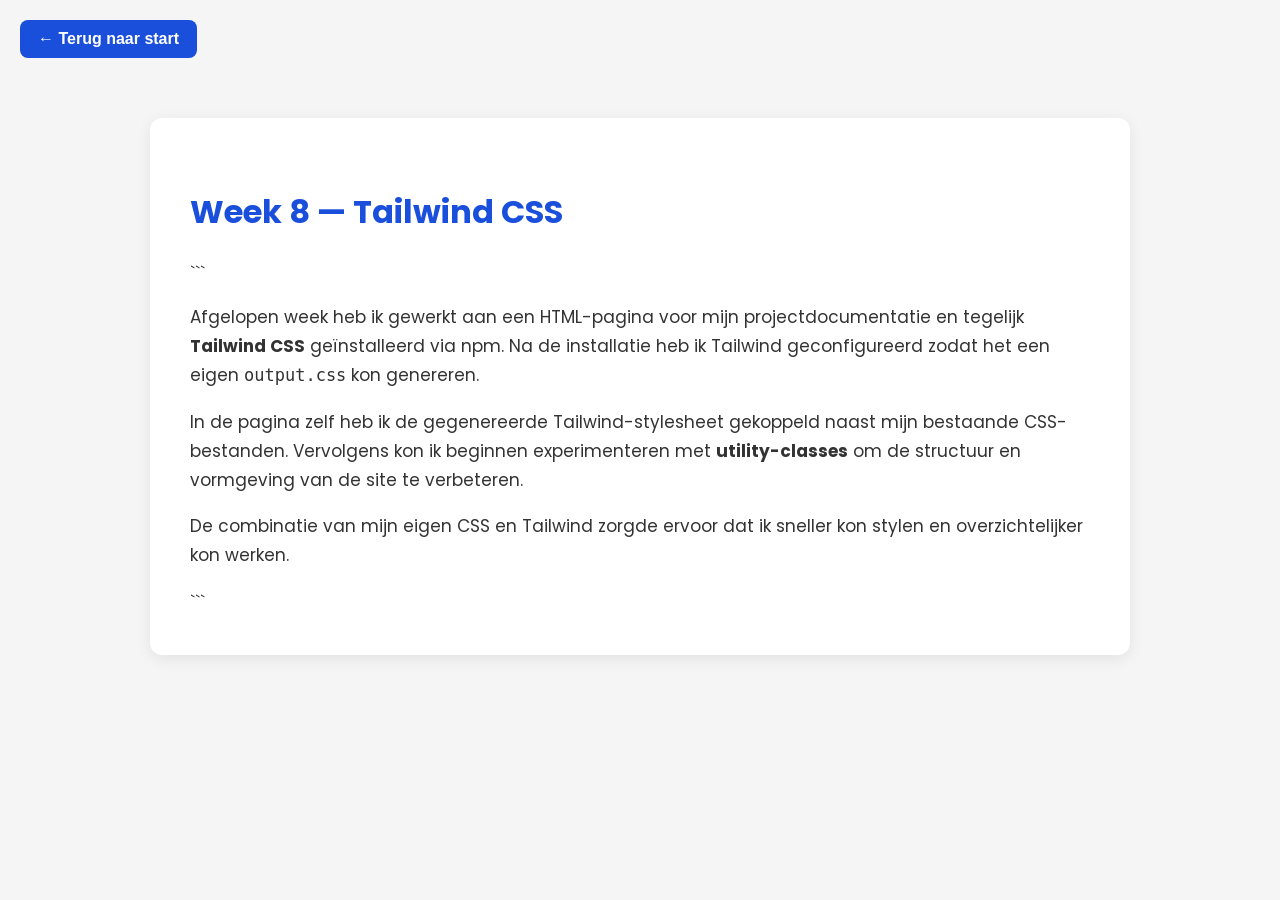
<file: week8.html>
<!DOCTYPE html>
<html lang="nl">
<head>
  <meta charset="UTF-8">
  <meta name="viewport" content="width=device-width, initial-scale=1.0">
  <title>Week 7 — Tailwind CSS</title>
  <link href="https://fonts.googleapis.com/css2?family=Poppins:wght@300;400;600;700&display=swap" rel="stylesheet">
  <link rel="stylesheet" href="assets/style8.css">
</head>

<body>
  <!-- Terugknop -->
  <div class="back-button-container">
    <button class="back-button" onclick="window.location.href='index.html'">← Terug naar start</button>
  </div>

  <section class="project-text">
    <h1>Week 8 — Tailwind CSS</h1>

```
<p>
  Afgelopen week heb ik gewerkt aan een HTML-pagina voor mijn projectdocumentatie en tegelijk <strong>Tailwind CSS</strong> geïnstalleerd via npm. Na de installatie heb ik Tailwind geconfigureerd zodat het een eigen <code>output.css</code> kon genereren.
</p>

<p>
  In de pagina zelf heb ik de gegenereerde Tailwind-stylesheet gekoppeld naast mijn bestaande CSS-bestanden. Vervolgens kon ik beginnen experimenteren met <strong>utility-classes</strong> om de structuur en vormgeving van de site te verbeteren.
</p>

<p>
  De combinatie van mijn eigen CSS en Tailwind zorgde ervoor dat ik sneller kon stylen en overzichtelijker kon werken.
</p>
```

  </section>
</body>
</html>
</file>
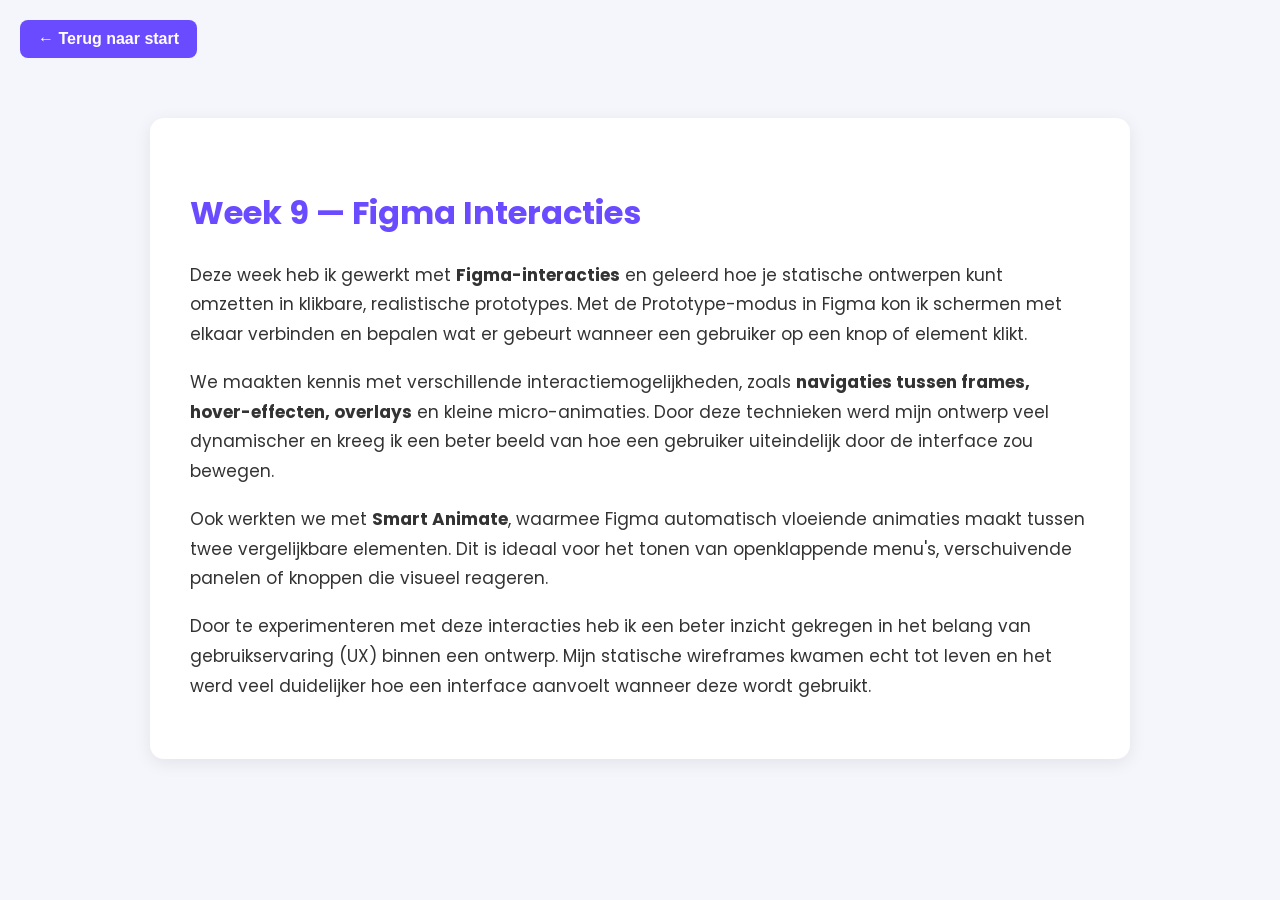
<file: week9.html>
<!DOCTYPE html>
<html lang="nl">
<head>
  <meta charset="UTF-8">
  <meta name="viewport" content="width=device-width, initial-scale=1.0">
  <title>Week 9 — Figma Interacties</title>
  <link href="https://fonts.googleapis.com/css2?family=Poppins:wght@300;400;600;700&display=swap" rel="stylesheet">
  <link rel="stylesheet" href="assets/style9.css">
</head>

<body>
  <!-- Terugknop -->
  <div class="back-button-container">
    <button class="back-button" onclick="window.location.href='index.html'">← Terug naar start</button>
  </div>

  <section class="project-text">
    <h1>Week 9 — Figma Interacties</h1>

    <p>
      Deze week heb ik gewerkt met <strong>Figma-interacties</strong> en geleerd hoe je statische ontwerpen kunt omzetten in klikbare, realistische prototypes. Met de Prototype-modus in Figma kon ik schermen met elkaar verbinden en bepalen wat er gebeurt wanneer een gebruiker op een knop of element klikt.
    </p>

    <p>
      We maakten kennis met verschillende interactiemogelijkheden, zoals <strong>navigaties tussen frames, hover-effecten, overlays</strong> en kleine micro-animaties. Door deze technieken werd mijn ontwerp veel dynamischer en kreeg ik een beter beeld van hoe een gebruiker uiteindelijk door de interface zou bewegen.
    </p>

    <p>
      Ook werkten we met <strong>Smart Animate</strong>, waarmee Figma automatisch vloeiende animaties maakt tussen twee vergelijkbare elementen. Dit is ideaal voor het tonen van openklappende menu's, verschuivende panelen of knoppen die visueel reageren.
    </p>

    <p>
      Door te experimenteren met deze interacties heb ik een beter inzicht gekregen in het belang van gebruikservaring (UX) binnen een ontwerp. Mijn statische wireframes kwamen echt tot leven en het werd veel duidelijker hoe een interface aanvoelt wanneer deze wordt gebruikt.
    </p>
  </section>
</body>
</html>
</file>
<file: dist/output.css>
*, ::before, ::after {
  --tw-border-spacing-x: 0;
  --tw-border-spacing-y: 0;
  --tw-translate-x: 0;
  --tw-translate-y: 0;
  --tw-rotate: 0;
  --tw-skew-x: 0;
  --tw-skew-y: 0;
  --tw-scale-x: 1;
  --tw-scale-y: 1;
  --tw-pan-x:  ;
  --tw-pan-y:  ;
  --tw-pinch-zoom:  ;
  --tw-scroll-snap-strictness: proximity;
  --tw-gradient-from-position:  ;
  --tw-gradient-via-position:  ;
  --tw-gradient-to-position:  ;
  --tw-ordinal:  ;
  --tw-slashed-zero:  ;
  --tw-numeric-figure:  ;
  --tw-numeric-spacing:  ;
  --tw-numeric-fraction:  ;
  --tw-ring-inset:  ;
  --tw-ring-offset-width: 0px;
  --tw-ring-offset-color: #fff;
  --tw-ring-color: rgb(59 130 246 / 0.5);
  --tw-ring-offset-shadow: 0 0 #0000;
  --tw-ring-shadow: 0 0 #0000;
  --tw-shadow: 0 0 #0000;
  --tw-shadow-colored: 0 0 #0000;
  --tw-blur:  ;
  --tw-brightness:  ;
  --tw-contrast:  ;
  --tw-grayscale:  ;
  --tw-hue-rotate:  ;
  --tw-invert:  ;
  --tw-saturate:  ;
  --tw-sepia:  ;
  --tw-drop-shadow:  ;
  --tw-backdrop-blur:  ;
  --tw-backdrop-brightness:  ;
  --tw-backdrop-contrast:  ;
  --tw-backdrop-grayscale:  ;
  --tw-backdrop-hue-rotate:  ;
  --tw-backdrop-invert:  ;
  --tw-backdrop-opacity:  ;
  --tw-backdrop-saturate:  ;
  --tw-backdrop-sepia:  ;
  --tw-contain-size:  ;
  --tw-contain-layout:  ;
  --tw-contain-paint:  ;
  --tw-contain-style:  ;
}

::backdrop {
  --tw-border-spacing-x: 0;
  --tw-border-spacing-y: 0;
  --tw-translate-x: 0;
  --tw-translate-y: 0;
  --tw-rotate: 0;
  --tw-skew-x: 0;
  --tw-skew-y: 0;
  --tw-scale-x: 1;
  --tw-scale-y: 1;
  --tw-pan-x:  ;
  --tw-pan-y:  ;
  --tw-pinch-zoom:  ;
  --tw-scroll-snap-strictness: proximity;
  --tw-gradient-from-position:  ;
  --tw-gradient-via-position:  ;
  --tw-gradient-to-position:  ;
  --tw-ordinal:  ;
  --tw-slashed-zero:  ;
  --tw-numeric-figure:  ;
  --tw-numeric-spacing:  ;
  --tw-numeric-fraction:  ;
  --tw-ring-inset:  ;
  --tw-ring-offset-width: 0px;
  --tw-ring-offset-color: #fff;
  --tw-ring-color: rgb(59 130 246 / 0.5);
  --tw-ring-offset-shadow: 0 0 #0000;
  --tw-ring-shadow: 0 0 #0000;
  --tw-shadow: 0 0 #0000;
  --tw-shadow-colored: 0 0 #0000;
  --tw-blur:  ;
  --tw-brightness:  ;
  --tw-contrast:  ;
  --tw-grayscale:  ;
  --tw-hue-rotate:  ;
  --tw-invert:  ;
  --tw-saturate:  ;
  --tw-sepia:  ;
  --tw-drop-shadow:  ;
  --tw-backdrop-blur:  ;
  --tw-backdrop-brightness:  ;
  --tw-backdrop-contrast:  ;
  --tw-backdrop-grayscale:  ;
  --tw-backdrop-hue-rotate:  ;
  --tw-backdrop-invert:  ;
  --tw-backdrop-opacity:  ;
  --tw-backdrop-saturate:  ;
  --tw-backdrop-sepia:  ;
  --tw-contain-size:  ;
  --tw-contain-layout:  ;
  --tw-contain-paint:  ;
  --tw-contain-style:  ;
}

/*
! tailwindcss v3.4.18 | MIT License | https://tailwindcss.com
*/

/*
1. Prevent padding and border from affecting element width. (https://github.com/mozdevs/cssremedy/issues/4)
2. Allow adding a border to an element by just adding a border-width. (https://github.com/tailwindcss/tailwindcss/pull/116)
*/

*,
::before,
::after {
  box-sizing: border-box;
  /* 1 */
  border-width: 0;
  /* 2 */
  border-style: solid;
  /* 2 */
  border-color: #e5e7eb;
  /* 2 */
}

::before,
::after {
  --tw-content: '';
}

/*
1. Use a consistent sensible line-height in all browsers.
2. Prevent adjustments of font size after orientation changes in iOS.
3. Use a more readable tab size.
4. Use the user's configured `sans` font-family by default.
5. Use the user's configured `sans` font-feature-settings by default.
6. Use the user's configured `sans` font-variation-settings by default.
7. Disable tap highlights on iOS
*/

html,
:host {
  line-height: 1.5;
  /* 1 */
  -webkit-text-size-adjust: 100%;
  /* 2 */
  -moz-tab-size: 4;
  /* 3 */
  -o-tab-size: 4;
     tab-size: 4;
  /* 3 */
  font-family: ui-sans-serif, system-ui, sans-serif, "Apple Color Emoji", "Segoe UI Emoji", "Segoe UI Symbol", "Noto Color Emoji";
  /* 4 */
  font-feature-settings: normal;
  /* 5 */
  font-variation-settings: normal;
  /* 6 */
  -webkit-tap-highlight-color: transparent;
  /* 7 */
}

/*
1. Remove the margin in all browsers.
2. Inherit line-height from `html` so users can set them as a class directly on the `html` element.
*/

body {
  margin: 0;
  /* 1 */
  line-height: inherit;
  /* 2 */
}

/*
1. Add the correct height in Firefox.
2. Correct the inheritance of border color in Firefox. (https://bugzilla.mozilla.org/show_bug.cgi?id=190655)
3. Ensure horizontal rules are visible by default.
*/

hr {
  height: 0;
  /* 1 */
  color: inherit;
  /* 2 */
  border-top-width: 1px;
  /* 3 */
}

/*
Add the correct text decoration in Chrome, Edge, and Safari.
*/

abbr:where([title]) {
  -webkit-text-decoration: underline dotted;
          text-decoration: underline dotted;
}

/*
Remove the default font size and weight for headings.
*/

h1,
h2,
h3,
h4,
h5,
h6 {
  font-size: inherit;
  font-weight: inherit;
}

/*
Reset links to optimize for opt-in styling instead of opt-out.
*/

a {
  color: inherit;
  text-decoration: inherit;
}

/*
Add the correct font weight in Edge and Safari.
*/

b,
strong {
  font-weight: bolder;
}

/*
1. Use the user's configured `mono` font-family by default.
2. Use the user's configured `mono` font-feature-settings by default.
3. Use the user's configured `mono` font-variation-settings by default.
4. Correct the odd `em` font sizing in all browsers.
*/

code,
kbd,
samp,
pre {
  font-family: ui-monospace, SFMono-Regular, Menlo, Monaco, Consolas, "Liberation Mono", "Courier New", monospace;
  /* 1 */
  font-feature-settings: normal;
  /* 2 */
  font-variation-settings: normal;
  /* 3 */
  font-size: 1em;
  /* 4 */
}

/*
Add the correct font size in all browsers.
*/

small {
  font-size: 80%;
}

/*
Prevent `sub` and `sup` elements from affecting the line height in all browsers.
*/

sub,
sup {
  font-size: 75%;
  line-height: 0;
  position: relative;
  vertical-align: baseline;
}

sub {
  bottom: -0.25em;
}

sup {
  top: -0.5em;
}

/*
1. Remove text indentation from table contents in Chrome and Safari. (https://bugs.chromium.org/p/chromium/issues/detail?id=999088, https://bugs.webkit.org/show_bug.cgi?id=201297)
2. Correct table border color inheritance in all Chrome and Safari. (https://bugs.chromium.org/p/chromium/issues/detail?id=935729, https://bugs.webkit.org/show_bug.cgi?id=195016)
3. Remove gaps between table borders by default.
*/

table {
  text-indent: 0;
  /* 1 */
  border-color: inherit;
  /* 2 */
  border-collapse: collapse;
  /* 3 */
}

/*
1. Change the font styles in all browsers.
2. Remove the margin in Firefox and Safari.
3. Remove default padding in all browsers.
*/

button,
input,
optgroup,
select,
textarea {
  font-family: inherit;
  /* 1 */
  font-feature-settings: inherit;
  /* 1 */
  font-variation-settings: inherit;
  /* 1 */
  font-size: 100%;
  /* 1 */
  font-weight: inherit;
  /* 1 */
  line-height: inherit;
  /* 1 */
  letter-spacing: inherit;
  /* 1 */
  color: inherit;
  /* 1 */
  margin: 0;
  /* 2 */
  padding: 0;
  /* 3 */
}

/*
Remove the inheritance of text transform in Edge and Firefox.
*/

button,
select {
  text-transform: none;
}

/*
1. Correct the inability to style clickable types in iOS and Safari.
2. Remove default button styles.
*/

button,
input:where([type='button']),
input:where([type='reset']),
input:where([type='submit']) {
  -webkit-appearance: button;
  /* 1 */
  background-color: transparent;
  /* 2 */
  background-image: none;
  /* 2 */
}

/*
Use the modern Firefox focus style for all focusable elements.
*/

:-moz-focusring {
  outline: auto;
}

/*
Remove the additional `:invalid` styles in Firefox. (https://github.com/mozilla/gecko-dev/blob/2f9eacd9d3d995c937b4251a5557d95d494c9be1/layout/style/res/forms.css#L728-L737)
*/

:-moz-ui-invalid {
  box-shadow: none;
}

/*
Add the correct vertical alignment in Chrome and Firefox.
*/

progress {
  vertical-align: baseline;
}

/*
Correct the cursor style of increment and decrement buttons in Safari.
*/

::-webkit-inner-spin-button,
::-webkit-outer-spin-button {
  height: auto;
}

/*
1. Correct the odd appearance in Chrome and Safari.
2. Correct the outline style in Safari.
*/

[type='search'] {
  -webkit-appearance: textfield;
  /* 1 */
  outline-offset: -2px;
  /* 2 */
}

/*
Remove the inner padding in Chrome and Safari on macOS.
*/

::-webkit-search-decoration {
  -webkit-appearance: none;
}

/*
1. Correct the inability to style clickable types in iOS and Safari.
2. Change font properties to `inherit` in Safari.
*/

::-webkit-file-upload-button {
  -webkit-appearance: button;
  /* 1 */
  font: inherit;
  /* 2 */
}

/*
Add the correct display in Chrome and Safari.
*/

summary {
  display: list-item;
}

/*
Removes the default spacing and border for appropriate elements.
*/

blockquote,
dl,
dd,
h1,
h2,
h3,
h4,
h5,
h6,
hr,
figure,
p,
pre {
  margin: 0;
}

fieldset {
  margin: 0;
  padding: 0;
}

legend {
  padding: 0;
}

ol,
ul,
menu {
  list-style: none;
  margin: 0;
  padding: 0;
}

/*
Reset default styling for dialogs.
*/

dialog {
  padding: 0;
}

/*
Prevent resizing textareas horizontally by default.
*/

textarea {
  resize: vertical;
}

/*
1. Reset the default placeholder opacity in Firefox. (https://github.com/tailwindlabs/tailwindcss/issues/3300)
2. Set the default placeholder color to the user's configured gray 400 color.
*/

input::-moz-placeholder, textarea::-moz-placeholder {
  opacity: 1;
  /* 1 */
  color: #9ca3af;
  /* 2 */
}

input::placeholder,
textarea::placeholder {
  opacity: 1;
  /* 1 */
  color: #9ca3af;
  /* 2 */
}

/*
Set the default cursor for buttons.
*/

button,
[role="button"] {
  cursor: pointer;
}

/*
Make sure disabled buttons don't get the pointer cursor.
*/

:disabled {
  cursor: default;
}

/*
1. Make replaced elements `display: block` by default. (https://github.com/mozdevs/cssremedy/issues/14)
2. Add `vertical-align: middle` to align replaced elements more sensibly by default. (https://github.com/jensimmons/cssremedy/issues/14#issuecomment-634934210)
   This can trigger a poorly considered lint error in some tools but is included by design.
*/

img,
svg,
video,
canvas,
audio,
iframe,
embed,
object {
  display: block;
  /* 1 */
  vertical-align: middle;
  /* 2 */
}

/*
Constrain images and videos to the parent width and preserve their intrinsic aspect ratio. (https://github.com/mozdevs/cssremedy/issues/14)
*/

img,
video {
  max-width: 100%;
  height: auto;
}

/* Make elements with the HTML hidden attribute stay hidden by default */

[hidden]:where(:not([hidden="until-found"])) {
  display: none;
}

.mx-auto {
  margin-left: auto;
  margin-right: auto;
}

.mb-4 {
  margin-bottom: 1rem;
}

.min-h-screen {
  min-height: 100vh;
}

.max-w-xl {
  max-width: 36rem;
}

.bg-gray-100 {
  --tw-bg-opacity: 1;
  background-color: rgb(243 244 246 / var(--tw-bg-opacity, 1));
}

.p-10 {
  padding: 2.5rem;
}

.text-xl {
  font-size: 1.25rem;
  line-height: 1.75rem;
}

.font-bold {
  font-weight: 700;
}

.text-blue-600 {
  --tw-text-opacity: 1;
  color: rgb(37 99 235 / var(--tw-text-opacity, 1));
}

.text-gray-700 {
  --tw-text-opacity: 1;
  color: rgb(55 65 81 / var(--tw-text-opacity, 1));
}
</file>
<file: assets/styles.css>
/* Google Font import */
@import url('https://fonts.googleapis.com/css2?family=Roboto:wght@400;700&display=swap');

/* Algemene body styling */
body {
    background-color: #f4f6f8;
    color: #333;
    font-family: 'Roboto', sans-serif;
    margin: 0;
    line-height: 1.6;
}

/* Container */
.container {
    max-width: 900px;
    margin: 0 auto;
    padding: 2rem 1rem;
}

/* Header */
.site-header {
    background-color: #0077cc;
    color: #fff;
    padding: 2rem 0;
    text-align: center;
}

.site-header h1 {
    margin-bottom: 0.5rem;
    font-size: 2.5rem;
}

.site-header .intro {
    font-size: 1.1rem;
    color: #e0f0ff;
}

/* Navigatie */
.site-nav {
    background-color: #fff;
    border-bottom: 2px solid #e0e0e0;
    margin-bottom: 2rem;
}

.site-nav ul {
    list-style: none;
    margin: 0;
    padding: 0;
    display: flex;
    justify-content: center;
    flex-wrap: wrap;
}

.site-nav li {
    margin: 0 1rem;
}

.site-nav a {
    text-decoration: none;
    color: #0077cc;
    font-weight: 500;
    padding: 0.5rem 1rem;
    transition: all 0.3s ease;
}

.site-nav a:hover,
.site-nav a:focus {
    background-color: #0077cc;
    color: #fff;
    border-radius: 5px;
}

/* Koppen */
h2 {
    color: #222;
    margin-top: 2rem;
    font-size: 1.8rem;
}

/* Footer */
.site-footer {
    text-align: center;
    padding: 1.5rem 0;
    background-color: #f0f0f0;
    border-top: 2px solid #e0e0e0;
    margin-top: 3rem;
}

/* Responsive */
@media (max-width: 600px) {
    .site-header h1 {
        font-size: 2rem;
    }

    .site-header .intro {
        font-size: 1rem;
    }

    .site-nav ul {
        flex-direction: column;
    }

    .site-nav li {
        margin: 0.5rem 0;
    }
}
</file>
<file: assets/flexboxes.css>
.two-columns {
    display: flex;
    gap: 20px; /* spacing between columns */
}

.column {
    flex: 1; /* each column takes equal space */
}
</file>
<file: assets/nav.css>
/* Navigation */

.vertical-buttons {
    font-family: 'Montserrat';
    text-transform: uppercase;
    font-weight: bold;
    list-style: none;
    padding: 0;
    margin: 0;
    display: flex;
    flex-direction: column; /* stack vertically */
    gap: 1px; /* space between buttons */
}

.vertical-buttons li a {
    display: block;           /* makes the entire link clickable */
    padding: 0px 0px;
    background-color: inherit;
    color: inherit;
    text-decoration: none;
    border-radius: 6px;
    text-align: left;
    font-size: 1em;
}

.vertical-buttons li a:hover {
    text-decoration: underline;
}
</file>
<file: assets/typography.css>
p{
    margin-top: .5em;
}
h1{ 
    font-size: 3em;
    font-weight: extrabold;
}
h2{ 
    font-size: 1.5em;
    font-weight: bold;
    opacity: .5; 
}
</file>
<file: style2.css>
/* Font setup */
body {
  font-family: 'Milker', 'Poppins', sans-serif;
  background-color: #d9d9d9;
  color: #000;
  margin: 0;
  padding: 0;
  /* top padding removed in favor of margin on .screen to make spacing visible */
  /* padding-top: 24px; */
}

/* Layout */
.screen {
  /* full viewport layout that scales */
  width: 100vw;
  height: 100vh;
  margin: 0;
  background: #f7f7f7;
  display: flex;
  flex-direction: column;
  box-shadow: 0 0 12px rgba(0,0,0,0.15);
}

/* Header */
.screen-header {
  display: flex;
  justify-content: space-between;
  align-items: center;
  background: #4E79FF;
  color: white;
  padding: 0 3vw;
  height: 12vh; /* header scales with viewport height */
  box-sizing: border-box;
}

.header-left {
  display: flex;
  align-items: center;
}

.logo {
  width: 5vh;
  height: 5vh;
  background: white;
  border-radius: 999px;
  margin-right: 1.2vw;
  box-shadow: 0 2px 6px rgba(0,0,0,0.12);
}

.title-wrap h1 {
  color: white;
  font-size: 3.2vh; /* scale with viewport */
  margin: 0;
  font-weight: 700;
}

.title-wrap h2 {
  color: white;
  font-size: 1.4vh; /* smaller subtitle scaled */
  margin: 0;
  font-weight: 600;
  opacity: 0.95;
}

.screen-header h1 {
  font-size: 2.0rem;
  font-weight: 700;
  margin: 0;
  letter-spacing: 0.5px;
}

.screen-header h2 {
  margin: -10px 0 0;
  font-size: 1.7rem;
  font-weight: 700;
}

.screen-header h2 span {
  font-weight: 400;
  margin-left: 6px;
  opacity: 0.8;
}

.clock {
  font-size: 3vh;
  font-weight: 700;
}

/* Table */
.content {
  flex: 1 1 auto;
  display: flex;
  flex-direction: column;
  padding: 1.6vh 3vw;
  box-sizing: border-box;
}

.train-table-wrapper {
  flex: 1 1 auto;
  width: 100%;
  overflow-y: auto; /* scroll hier */
  background: white;
  border-radius: 0px;
}

.train-table {
  width: 100%;
  border-collapse: collapse;
  text-align: left;
  table-layout: fixed; /* behoud kolombreedtes */
}

.train-table thead {
  background: #4E79FF;
  color: white;
  font-size: 1.8vh;
  text-transform: uppercase;
  position: sticky;
  top: 0;
  z-index: 2;
}

.train-table th,
.train-table td {
  padding: 1.6vh 2vw;
  font-size: 3.5vh;
  word-wrap: break-word;
  text-align: left;
}

.train-table tbody tr {
  border-bottom: 2px solid #ddd;
  background: white;
}

.train-table tbody tr:nth-child(even) {
  background: #f0f0f0;
}

.train {
  font-weight: 700;
  opacity: 0.66;
  padding-right: 8px;
  position: relative;
}

.train::after {
  content: '';
  position: absolute;
  top: 12px;
  bottom: 12px;
  right: 4px;
  width: 2px;
  background: rgba(0,0,0,0.14);
}

.destination {
  font-weight: 700;
}

.time {
  font-weight: 700;
  text-align: right;
}

.delay-amount {
  color: #D30000;
  font-weight: 700;
  margin-left: 3px;
}

.platform {
  text-align: right;
  font-weight: 600;
  color: #7B778F;
}


.train {
  font-weight: 700;
  opacity: 0.66;
  padding-right: 8px; /* space before the divider */
  position: relative;
  border-right: none; /* replaced by pseudo-element */
}

.train::after {
  content: '';
  position: absolute;
  top: 12px; /* gap from top */
  bottom: 12px; /* gap from bottom */
  right: 4px; /* move closer to the train number */
  width: 2px; /* make the line slightly thicker */
  background: rgba(0,0,0,0.14);
}

.destination {
  font-weight: 700;
}

.time {
  font-weight: 700;
  text-align: right;
}

.delay-amount {
  color: #D30000;
  font-weight: 700;
  margin-left: 3px;
}

.platform {
  text-align: right;
  font-weight: 600;
  color: #7B778F; /* platform number color */
}

/* Responsive */
@media (max-width: 768px) {
  .screen-header {
    flex-direction: column;
    align-items: flex-start;
  }
  .clock {
    margin-top: 8px;
  }
  .train-table th:nth-child(4),
  .train-table td:nth-child(4) {
    display: none;
  }
}
</file>
<file: wagon.css>
/* ===== Basis layout ===== */
body {
  font-family: 'Milker', 'Poppins', sans-serif;
  background: #f7f7f7;
  color: #000;
  margin: 0;
  padding: 0;
}

.screen {
  width: 100vw;
  height: 100vh;
  display: flex;
  flex-direction: column;
}

/* ===== Header ===== */
.screen-header {
  display: flex;
  justify-content: space-between;
  align-items: center;
  background: #4E79FF;
  color: white;
  padding: 0 3vw;
  height: 12vh;
  box-sizing: border-box;
}

.logo {
  width: 5vh;
  height: 5vh;
  background: white;
  border-radius: 999px;
  margin-right: 1vw;
}

.title-wrap h1 {
  font-size: 3.2vh;
  margin: 0;
}

.title-wrap h2 {
  font-size: 1.4vh;
  margin: 0;
}

.clock {
  font-size: 3vh;
  font-weight: 700;
}

/* ===== Inhoud wagonscherm ===== */
.wagon-content {
  flex: 1;
  display: flex;
  align-items: center; /* verticaal centreren */
  justify-content: center;
  padding: 2vh 4vw;
  box-sizing: border-box;
}

/* Container voor trein + wagons */
.train-layout {
  display: flex;
  align-items: center;
  justify-content: space-between;
  width: 100%;
}

/* ===== Linkerzijde: treininfo ===== */
.train-info {
  display: flex;
  align-items: center;
  gap: 1vw;
}

/* Treinicoon links */
.train-icon {
  width: 10vh;
  height: auto;
  margin-top: -6vh;
}

/* Tekstdeel rechts van het icoon */
.train-text {
  display: flex;
  align-items: baseline; /* lijnt teksten mooi uit */
  gap: 1vw;
}

.destination {
  font-size: 4.5vh;
  font-weight: 700;
  margin: 0;
}

.time {
  font-size: 4vh;
  font-weight: 600;
  color: #000;
}

.delay {
  font-size: 3vh;
  font-weight: 700;
  color: #D30000;
}

.train-details {
  display: flex;
  flex-direction: column;
  align-items: flex-start;
  font-size: 2.5vh;
  margin-left: 1vw;
}
.train-text {
  display: flex;
  align-items: baseline; /* lijnt de tekst mooi uit */
  gap: 3vw; /* vergrootte ruimte tussen treinnummer, bestemming, tijd en vertraging */
}


.train-details .delay {
  color: #D30000;
  font-weight: 700;
  margin-left: 0.4vw;
}

/* ===== Rechterzijde: wagons ===== */
/* ===== Wagons ===== */
/* ===== Wagons ===== */
/* ===== Wagons ===== */
.wagon-track {
  display: flex;
  align-items: flex-start; /* zodat nummers onderaan goed uitlijnen */
  justify-content: center;
  gap: 4vw;
  flex-wrap: nowrap;
  margin-top: 6vh;
  position: relative; /* nodig voor de spoorlijn */
  padding-bottom: 4vh; /* ruimte voor nummers onderaan */
}

/* Lijntje onder de wagons (spoor) */


/* Elke wagon */
.wagon {
  position: relative;
  background: #fff;
  border: 0.5vh solid #000;
  border-radius: 1.5vh;
  width: 15vw;
height: 15vw;
  display: flex;
  flex-direction: column;
  align-items: center;
  justify-content: center;
  box-shadow: 0 4px 10px rgba(0,0,0,0.1);
  transition: transform 0.3s ease, box-shadow 0.3s ease;
  text-align: center;
  z-index: 1; /* boven spoorlijn */
  font-family: 'Milker', sans-serif; /* hier het font Milker */
}

.wagon:hover {
  transform: translateY(-0.5vh);
  box-shadow: 0 6px 14px rgba(0,0,0,0.15);
}

/* Pictogrammen in wagon */
.wagon-icons {
  display: flex;
  gap: 1vw;
  justify-content: center;
  flex-wrap: wrap;
}

.icon {
  width: 3.5vh;
  height: 3.5vh;
  object-fit: contain;
}

/* Wagonnummer ONDER de wagon */
/* Lijntje onder de wagons, boven de labels */
/* ===== Spoorlijn met bewegende pijltjes ===== */
/* ===== Gewone spoorlijn onder de wagons ===== */
.wagon-track::after {
  content: "";
  position: absolute;
  bottom: 2vh;      /* onder de wagons, boven de labels */
  left: 0;          /* start bij de eerste wagon */
  right: 0;         /* eindigt bij de laatste wagon */
  height: 0.4vh;    /* dikte van de spoorlijn */
  background: #000; /* kleur van de spoorlijn */
  border-radius: 1vh;
  z-index: 0;
}


/* ===== Animatie ===== */
@keyframes moveArrows {
  0% {
    transform: translateX(-3vw);
  }
  100% {
    transform: translateX(3vw);
  }
}


/* Wagon-labels onder de wagons */


.wagon:hover {
  transform: translateY(-0.5vh);
}

/* ===== Icons ===== */
.icon {
  width: 10vh;
  height: 10vh;
  object-fit: contain;
}

.main-icon {
  width: 6vh;
  height: 6vh;
}

.wagon-icons {
  display: flex;
  gap: 1vw;
  justify-content: center;
  flex-wrap: wrap;
}

/* Wagonnummer onder de spoorlijn */
.wagon-label {
  position: absolute;
 bottom: -10vh;
left: 50%;
transform: translateX(-50%);
font-size: 3vh;
  font-weight: 700;
  color: #000;
  z-index: 1; /* boven het spoor */
  background: transparent;
}


/* ===== Extra details ===== */
.hint {
  position: absolute;
  bottom: 2vh;
  width: 100%;
  text-align: center;
  font-size: 1.6vh;
  color: #666;
}
/* ===== Lijntje met vlaggen onder bestemming ===== */
.train-line-flags {
  display: flex;
  align-items: center;
  justify-content: center;
  gap: 1vw;
  margin-top: 2vh; /* ruimte onder de bestemmingsregel */
  width: 100%;
}
.train-line-flags .flag {
  width: 6vh;       /* iets groter dan voorheen */
  height: auto;
  transform: translateY(-2vh); /* omhoog zetten */
}


.train-line-flags {
  display: flex;
  flex-direction: column; /* lijn boven labels */
  align-items: center;
  width: 100%;
  gap: 1vh; /* ruimte tussen lijn en labels */
  position: relative;
}

/* Container voor vlaggen en lijn */
.flags-line-container {
  display: flex;
  align-items: center;
  justify-content: space-between; /* vlag links en rechts */
  width: 100%;
  padding: 0 5%; /* lijn begint en eindigt iets binnen de vlaggen */
}

/* Zwarte lijn tussen vlaggen */
.flags-line-container .line {
  position: relative;
  height: 0.4vh;
  background: #000;
  border-radius: 1vh;
  flex: 1;
  margin: 0 1vw; /* ruimte tussen lijn en vlaggen */
  z-index: 0;
}

/* Station labels onder de lijn */
.station-labels {
  display: flex;
  justify-content: space-between;
  width: 100%;
  padding: 0 5%;
  font-size: 1.8vh;
  font-weight: 600;
  color: #000;
  font-family: 'Milker', sans-serif;
}



/* 3 pijltjes exact in het midden, zelfde kleur als lijn */
.train-line-flags .line::before {
  
  position: absolute;
  top: 50%;
  left: 50%;
  transform: translate(-50%, -50%); /* perfect centreren */
  font-size: 2.2vh;
  color: #000; /* exact zelfde kleur als de lijn */
  opacity: 1; /* geen transparantie */
  letter-spacing: 1vw; /* afstand tussen de pijlen */
  line-height: 1; /* voorkomt verticale verschuiving */
}





.flag {
  width: 5%;
  height: auto;
}
.train-number {
  font-size: 3.5vh;
  font-weight: 600;
  color: #000;
  opacity: 0.66;  /* 66% zichtbaarheid */
  margin-right: 1vw; /* kleine ruimte naar de bestemming */
}

/* Container voor de station labels */
</file>
<file: assets/style1.css>
/* Basisopmaak */
body {
  margin: 0;
  padding: 0;
  display: flex;
  justify-content: center; /* centreren op de pagina */
  align-items: center;
  min-height: 100vh;
  background: #f7f7f7;
}

/* Container voor de afbeeldingen */
body {
  gap: 2vw; /* ruimte tussen de afbeeldingen */
}

/* Afbeeldingen styling */
img {
  width: 30%; /* elk neemt ongeveer 30% van de breedte */
  height: auto;
  object-fit: cover; /* zorgt dat de afbeelding mooi vult zonder vervormen */
  border-radius: 12px; /* zachte hoekjes */
  box-shadow: 0 4px 10px rgba(0, 0, 0, 0.1);
  transition: transform 0.3s ease, box-shadow 0.3s ease;
}

/* Hover-effect voor een subtiele animatie */
img:hover {
  transform: scale(1.03);
  box-shadow: 0 8px 20px rgba(0, 0, 0, 0.2);
}

/* Responsieve aanpassing voor kleine schermen */
@media (max-width: 800px) {
  body {
    flex-direction: column; /* onder elkaar op mobiel */
  }
  img {
    width: 80%;
  }
}
/* ===== Afbeeldingengalerij ===== */
.image-gallery {
  display: flex;
  justify-content: center;
  align-items: center;
  gap: 2vw;
  flex-wrap: wrap;
  margin: 5vh auto;
  max-width: 1200px;
}

.image-gallery img {
  width: 40%;
min-width: 380px;
  height: auto;
  border-radius: 12px;
  box-shadow: 0 4px 12px rgba(0, 0, 0, 0.1);
  object-fit: cover;
  transition: transform 0.3s ease, box-shadow 0.3s ease;
}

.image-gallery img:hover {
  transform: scale(1.03);
  box-shadow: 0 8px 20px rgba(0, 0, 0, 0.15);
}

/* ===== Tekstopmaak ===== */
.project-text {
  max-width: 900px;
  margin: 0 auto 10vh auto;
  padding: 0 2rem;
  font-family: 'Poppins', sans-serif;
  color: #222;
  line-height: 1.7;
}

.project-text h1 {
  font-size: 2.2rem;
  color: #4E79FF;
  text-align: center;
  margin-bottom: 2rem;
}

.project-text h2 {
  font-size: 1.6rem;
  color: #333;
  margin-top: 2.5rem;
  margin-bottom: 1rem;
  border-left: 5px solid #4E79FF;
  padding-left: 0.8rem;
}

.project-text p {
  margin-bottom: 1rem;
  font-size: 1rem;
}

.project-text strong {
  color: #4E79FF;
}
/* ===== Terugknop ===== */
.back-button-container {
  width: 100%;
  display: flex;
  justify-content: flex-start;
  padding: 2rem 3rem 0;
}

/* Terugknop linksboven */
.back-button {
  position: absolute;
  top: 2vh;
  left: 2vw;
  padding: 0.8em 1.6em;
  background-color: #4E79FF;
  color: white;
  text-decoration: none;
  font-weight: 600;
  border-radius: 8px;
  font-family: 'Poppins', sans-serif;
  transition: background 0.3s ease, transform 0.2s ease;
}

.back-button:hover {
  background-color: #3458d6;
  transform: translateY(-2px);
}


.back-button:active {
  transform: translateY(0);
}
</file>
<file: assets/style10.css>
/* Algemene styling */
body {
  font-family: "Poppins", sans-serif;
  margin: 0;
  padding: 0;
  background-color: #f7f7f7;
  color: #333;
}

/* Week container */
.week {
  max-width: 900px;
  margin: 60px auto;
  background: #ffffff;
  padding: 40px 50px;
  border-radius: 20px;
  box-shadow: 0 6px 18px rgba(0, 0, 0, 0.08);
}

/* Titel */
.week-10 h2 {
  font-size: 32px;
  margin-bottom: 20px;
  font-weight: 700;
  color: #1a4fdc;
}

/* Accent-lijntje onder titel */
.week-10 h2::after {
  content: "";
  display: block;
  width: 60px;
  height: 4px;
  background-color: #1a4fdc;
  border-radius: 4px;
  margin-top: 6px;
}

/* Paragrafen */
.week-10 p {
  margin-bottom: 18px;
  line-height: 1.65;
  font-size: 17px;
}

/* Sterke tekst */
.week-10 strong {
  color: #1a4fdc;
  font-weight: 700;
}

/* Responsive */
@media (max-width: 700px) {
  .week {
    padding: 30px 25px;
    margin: 30px 15px;
  }

  .week-10 h2 {
    font-size: 26px;
  }

  .week-10 p {
    font-size: 16px;
  }
}
/* ---------------------------------------------------
   TERUGKNOP
----------------------------------------------------*/
.back-button-container {
  padding: 25px;
}

.back-button {
  background: #1a4fdc;
  color: white;
  border: none;
  padding: 12px 22px;
  font-size: 16px;
  font-weight: 600;
  border-radius: 10px;
  cursor: pointer;
  transition: background 0.2s ease, transform 0.15s ease;
  box-shadow: 0 4px 12px rgba(26, 79, 220, 0.25);
}

.back-button:hover {
  background: #153eac;
  transform: translateY(-2px);
}

.back-button:active {
  transform: translateY(0);
}


/* ---------------------------------------------------
   ALGEMENE KNOPPEN
----------------------------------------------------*/
.button {
  display: inline-block;
  background-color: #1a4fdc;
  color: #fff;
  padding: 12px 26px;
  border-radius: 12px;
  font-weight: 600;
  font-size: 16px;
  text-decoration: none;
  transition: background 0.25s ease, transform 0.15s ease;
  box-shadow: 0 5px 15px rgba(26, 79, 220, 0.28);
}

.button:hover {
  background-color: #153eac;
  transform: translateY(-2px);
}

.button:active {
  transform: translateY(0);
}


/* ---------------------------------------------------
   LINKS
----------------------------------------------------*/
a {
  color: #1a4fdc;
  text-decoration: none;
  font-weight: 600;
  transition: color 0.25s ease;
}

a:hover {
  color: #153eac;
  text-decoration: underline;
}


/* ---------------------------------------------------
   KNOP IN EEN TEKSTSECTIE (zoals Week 9)
----------------------------------------------------*/
.week-10 .button {
  margin-top: 15px;
}
</file>
<file: assets/style2.css>
/* ===== Basisopmaak ===== */
body {
  margin: 0;
  padding: 0;
  background: #f7f7f7;
  font-family: 'Poppins', sans-serif;
  color: #222;
}

/* ===== Terugknop ===== */
.back-button {
  position: absolute;
  top: 2vh;
  left: 2vw;
  padding: 0.8em 1.6em;
  background-color: #4E79FF;
  color: white;
  text-decoration: none;
  font-weight: 600;
  border-radius: 8px;
  transition: background 0.3s ease, transform 0.2s ease;
}

.back-button:hover {
  background-color: #3458d6;
  transform: translateY(-2px);
}

/* ===== Tekstgedeelte ===== */
.project-text {
  max-width: 900px;
  margin: 12vh auto 8vh auto;
  padding: 0 2rem;
  line-height: 1.7;
}

.project-text h1 {
  font-size: 2.4rem;
  color: #4E79FF;
  text-align: center;
  margin-bottom: 2rem;
}

.project-text p {
  margin-bottom: 1rem;
  font-size: 1.05rem;
}

/* ===== Afbeeldingengalerij ===== */
.image-gallery {
  display: flex;
  justify-content: center;
  align-items: flex-start;
  gap: 3vw;
  flex-wrap: nowrap;
  margin: 5vh auto;
  max-width: 90vw;
}

.image-gallery img {
  width: 28vw;
  height: 38vh;
  object-fit: cover;
  border-radius: 12px;
  box-shadow: 0 4px 12px rgba(0, 0, 0, 0.15);
  transition: transform 0.3s ease, box-shadow 0.3s ease;
}

.image-gallery img:hover {
  transform: scale(1.04);
  box-shadow: 0 8px 20px rgba(0, 0, 0, 0.25);
}

/* ===== Responsieve layout ===== */
@media (max-width: 900px) {
  .image-gallery {
    flex-wrap: wrap;
  }

  .image-gallery img {
    width: 80%;
    height: auto;
    margin-bottom: 2vh;
  }
}
</file>
<file: assets/style3.css>
/* ===== Algemene opmaak ===== */
body {
  margin: 0;
  padding: 0;
  font-family: 'Poppins', sans-serif;
  background-color: #f7f7f7;
  color: #222;
  line-height: 1.8;
}

/* ===== Terugknop ===== */
.back-button-container {
  position: relative;
  width: 100%;
}

.back-button {
  position: absolute;
  top: 2vh;
  left: 2vw;
  padding: 0.8em 1.6em;
  background-color: #4E79FF;
  color: white;
  text-decoration: none;
  font-weight: 600;
  border: none;
  border-radius: 8px;
  cursor: pointer;
  transition: background 0.3s ease, transform 0.2s ease;
}

.back-button:hover {
  background-color: #3458d6;
  transform: translateY(-2px);
}

.back-button:active {
  transform: translateY(0);
}

/* ===== Tekstopmaak ===== */
.project-text {
  max-width: 850px;
  margin: 10vh auto 5vh auto;
  padding: 0 2rem;
  text-align: justify;
}

.project-text h1 {
  text-align: center;
  font-size: 2.2rem;
  color: #4E79FF;
  margin-bottom: 2rem;
}

.project-text p {
  margin-bottom: 1.4rem;
  font-size: 1rem;
  color: #333;
}

.project-text strong {
  color: #4E79FF;
}

/* ===== Linkcontainer (onderaan) ===== */
.link-container {
  display: flex;
  justify-content: center;
  margin-bottom: 10vh;
}

.project-link {
  background-color: #4E79FF;
  color: white;
  text-decoration: none;
  padding: 1rem 2rem;
  border-radius: 10px;
  font-weight: 600;
  font-size: 1.1rem;
  transition: background 0.3s ease, transform 0.2s ease;
}

.project-link:hover {
  background-color: #3458d6;
  transform: translateY(-2px);
}

.project-link:active {
  transform: translateY(0);
}
</file>
<file: assets/style4.css>
/* ===== Algemene opmaak ===== */
body {
  margin: 0;
  padding: 0;
  font-family: 'Poppins', sans-serif;
  background-color: #f7f7f7;
  color: #222;
  line-height: 1.8;
}

/* ===== Terugknop ===== */
.back-button-container {
  position: relative;
  width: 100%;
}

.back-button {
  position: absolute;
  top: 2vh;
  left: 2vw;
  padding: 0.8em 1.6em;
  background-color: #4E79FF;
  color: white;
  text-decoration: none;
  font-weight: 600;
  border: none;
  border-radius: 8px;
  cursor: pointer;
  transition: background 0.3s ease, transform 0.2s ease;
}

.back-button:hover {
  background-color: #3458d6;
  transform: translateY(-2px);
}

.back-button:active {
  transform: translateY(0);
}

/* ===== Tekstopmaak ===== */
.project-text {
  max-width: 850px;
  margin: 10vh auto 5vh auto;
  padding: 0 2rem;
  text-align: justify;
}

.project-text h1 {
  text-align: center;
  font-size: 2.2rem;
  color: #4E79FF;
  margin-bottom: 2rem;
}

.project-text p {
  margin-bottom: 1.4rem;
  font-size: 1rem;
  color: #333;
}

.project-text strong {
  color: #4E79FF;
}

/* ===== Linkcontainer ===== */
.link-container {
  display: flex;
  justify-content: center;
  margin-bottom: 10vh;
}

.project-link {
  background-color: #4E79FF;
  color: white;
  text-decoration: none;
  padding: 1rem 2rem;
  border-radius: 10px;
  font-weight: 600;
  font-size: 1.1rem;
  transition: background 0.3s ease, transform 0.2s ease;
}

.project-link:hover {
  background-color: #3458d6;
  transform: translateY(-2px);
}

.project-link:active {
  transform: translateY(0);
}
</file>
<file: assets/style5.css>
/* ===========================
   style5.css — Week 5 Perronscherm
   =========================== */

/* ===== Algemene opmaak ===== */
body {
  margin: 0;
  padding: 0;
  font-family: 'Poppins', sans-serif;
  background-color: #f7f7f7;
  color: #222;
  line-height: 1.8;
}

/* ===== Terugknop ===== */
.back-button-container {
  position: relative;
  width: 100%;
}

.back-button {
  position: absolute;
  top: 2vh;
  left: 2vw;
  padding: 0.8em 1.6em;
  background-color: #4E79FF;
  color: white;
  text-decoration: none;
  font-weight: 600;
  border: none;
  border-radius: 8px;
  cursor: pointer;
  transition: background 0.3s ease, transform 0.2s ease;
}

.back-button:hover {
  background-color: #3458d6;
  transform: translateY(-2px);
}

.back-button:active {
  transform: translateY(0);
}

/* ===== Tekstopmaak ===== */
.project-text {
  max-width: 850px;
  margin: 10vh auto 5vh auto;
  padding: 0 2rem;
  text-align: justify;
}

.project-text h1 {
  text-align: center;
  font-size: 2.2rem;
  color: #4E79FF;
  margin-bottom: 2rem;
}

.project-text p {
  margin-bottom: 1.4rem;
  font-size: 1rem;
  color: #333;
}

.project-text strong {
  color: #4E79FF;
}

.project-text em {
  font-style: italic;
}

/* ===== Projectlink ===== */
.project-link {
  display: flex;
  justify-content: center;
  margin-bottom: 10vh;
  list-style: none;
  padding: 0;
}

.project-link li a {
  background-color: #4E79FF;
  color: white;
  text-decoration: none;
  padding: 1rem 2rem;
  border-radius: 10px;
  font-weight: 600;
  font-size: 1.1rem;
  transition: background 0.3s ease, transform 0.2s ease;
}

.project-link li a:hover {
  background-color: #3458d6;
  transform: translateY(-2px);
}

.project-link li a:active {
  transform: translateY(0);
}

/* ===== Responsive ===== */
@media (max-width: 768px) {
  .project-text {
    padding: 0 1rem;
  }

  .project-text h1 {
    font-size: 1.8rem;
  }

  .back-button {
    padding: 0.6em 1.2em;
    font-size: 0.9rem;
  }

  .project-link li a {
    padding: 0.8rem 1.5rem;
    font-size: 1rem;
  }
}
</file>
<file: assets/style6.css>
body {
  margin: 0;
  font-family: "Poppins", sans-serif;
  background: #f5f5f5;
  color: #333;
}

/* Terugknop */
.back-button-container {
  padding: 20px;
}

.back-button {
  background: #1a4fdc;
  color: white;
  border: none;
  padding: 10px 18px;
  font-size: 16px;
  font-weight: 600;
  border-radius: 8px;
  cursor: pointer;
  transition: background 0.2s ease;
}

.back-button:hover {
  background: #1239a3;
}

/* Tekst blok */
.project-text {
  max-width: 900px;
  margin: 40px auto;
  padding: 0 20px;
  background: white;
  border-radius: 12px;
  padding: 40px;
  line-height: 1.7;
  box-shadow: 0 4px 15px rgba(0,0,0,0.08);
}

.project-text h1 {
  font-size: 32px;
  font-weight: 700;
  color: #1a4fdc;
  margin-bottom: 20px;
}

.project-text p {
  font-size: 17px;
  margin-bottom: 18px;
}
</file>
<file: assets/style7.css>
body {
  margin: 0;
  font-family: "Poppins", sans-serif;
  background: #f5f5f5;
  color: #333;
}

/* Terugknop */
.back-button-container {
  padding: 20px;
}

.back-button {
  background: #1a4fdc;
  color: white;
  border: none;
  padding: 10px 18px;
  font-size: 16px;
  font-weight: 600;
  border-radius: 8px;
  cursor: pointer;
  transition: background 0.2s ease;
}

.back-button:hover {
  background: #1239a3;
}

/* Tekst blok */
.project-text {
  max-width: 900px;
  margin: 40px auto;
  padding: 0 20px;
  background: white;
  border-radius: 12px;
  padding: 40px;
  line-height: 1.7;
  box-shadow: 0 4px 15px rgba(0,0,0,0.08);
}

.project-text h1 {
  font-size: 32px;
  font-weight: 700;
  color: #1a4fdc;
  margin-bottom: 20px;
}

.project-text p {
  font-size: 17px;
  margin-bottom: 18px;
}
</file>
<file: assets/style8.css>
body {
  margin: 0;
  font-family: "Poppins", sans-serif;
  background: #f5f5f5;
  color: #333;
}

/* Terugknop */
.back-button-container {
  padding: 20px;
}

.back-button {
  background: #1a4fdc;
  color: white;
  border: none;
  padding: 10px 18px;
  font-size: 16px;
  font-weight: 600;
  border-radius: 8px;
  cursor: pointer;
  transition: background 0.2s ease;
}

.back-button:hover {
  background: #1239a3;
}

/* Tekst blok */
.project-text {
  max-width: 900px;
  margin: 40px auto;
  padding: 0 20px;
  background: white;
  border-radius: 12px;
  padding: 40px;
  line-height: 1.7;
  box-shadow: 0 4px 15px rgba(0,0,0,0.08);
}

.project-text h1 {
  font-size: 32px;
  font-weight: 700;
  color: #1a4fdc;
  margin-bottom: 20px;
}

.project-text p {
  font-size: 17px;
  margin-bottom: 18px;
}
</file>
<file: assets/style9.css>
/* Algemene basis */
body {
  margin: 0;
  font-family: "Poppins", sans-serif;
  background: #f4f6fb;
  color: #333;
}

/* Terugknop */
.back-button-container {
  padding: 20px;
}

.back-button {
  background: #6b4bff;
  color: white;
  border: none;
  padding: 10px 18px;
  font-size: 16px;
  font-weight: 600;
  border-radius: 8px;
  cursor: pointer;
  transition: background 0.2s ease, transform 0.15s ease;
}

.back-button:hover {
  background: #563ad6;
  transform: translateY(-2px);
}

/* Tekstblok */
.project-text {
  max-width: 900px;
  margin: 40px auto;
  padding: 40px;
  background: #ffffff;
  border-radius: 14px;
  box-shadow: 0 4px 18px rgba(0, 0, 0, 0.08);
  line-height: 1.75;
}

.project-text h1 {
  font-size: 32px;
  font-weight: 700;
  color: #6b4bff;
  margin-bottom: 20px;
}

.project-text p {
  font-size: 17px;
  margin-bottom: 18px;
}
</file>
